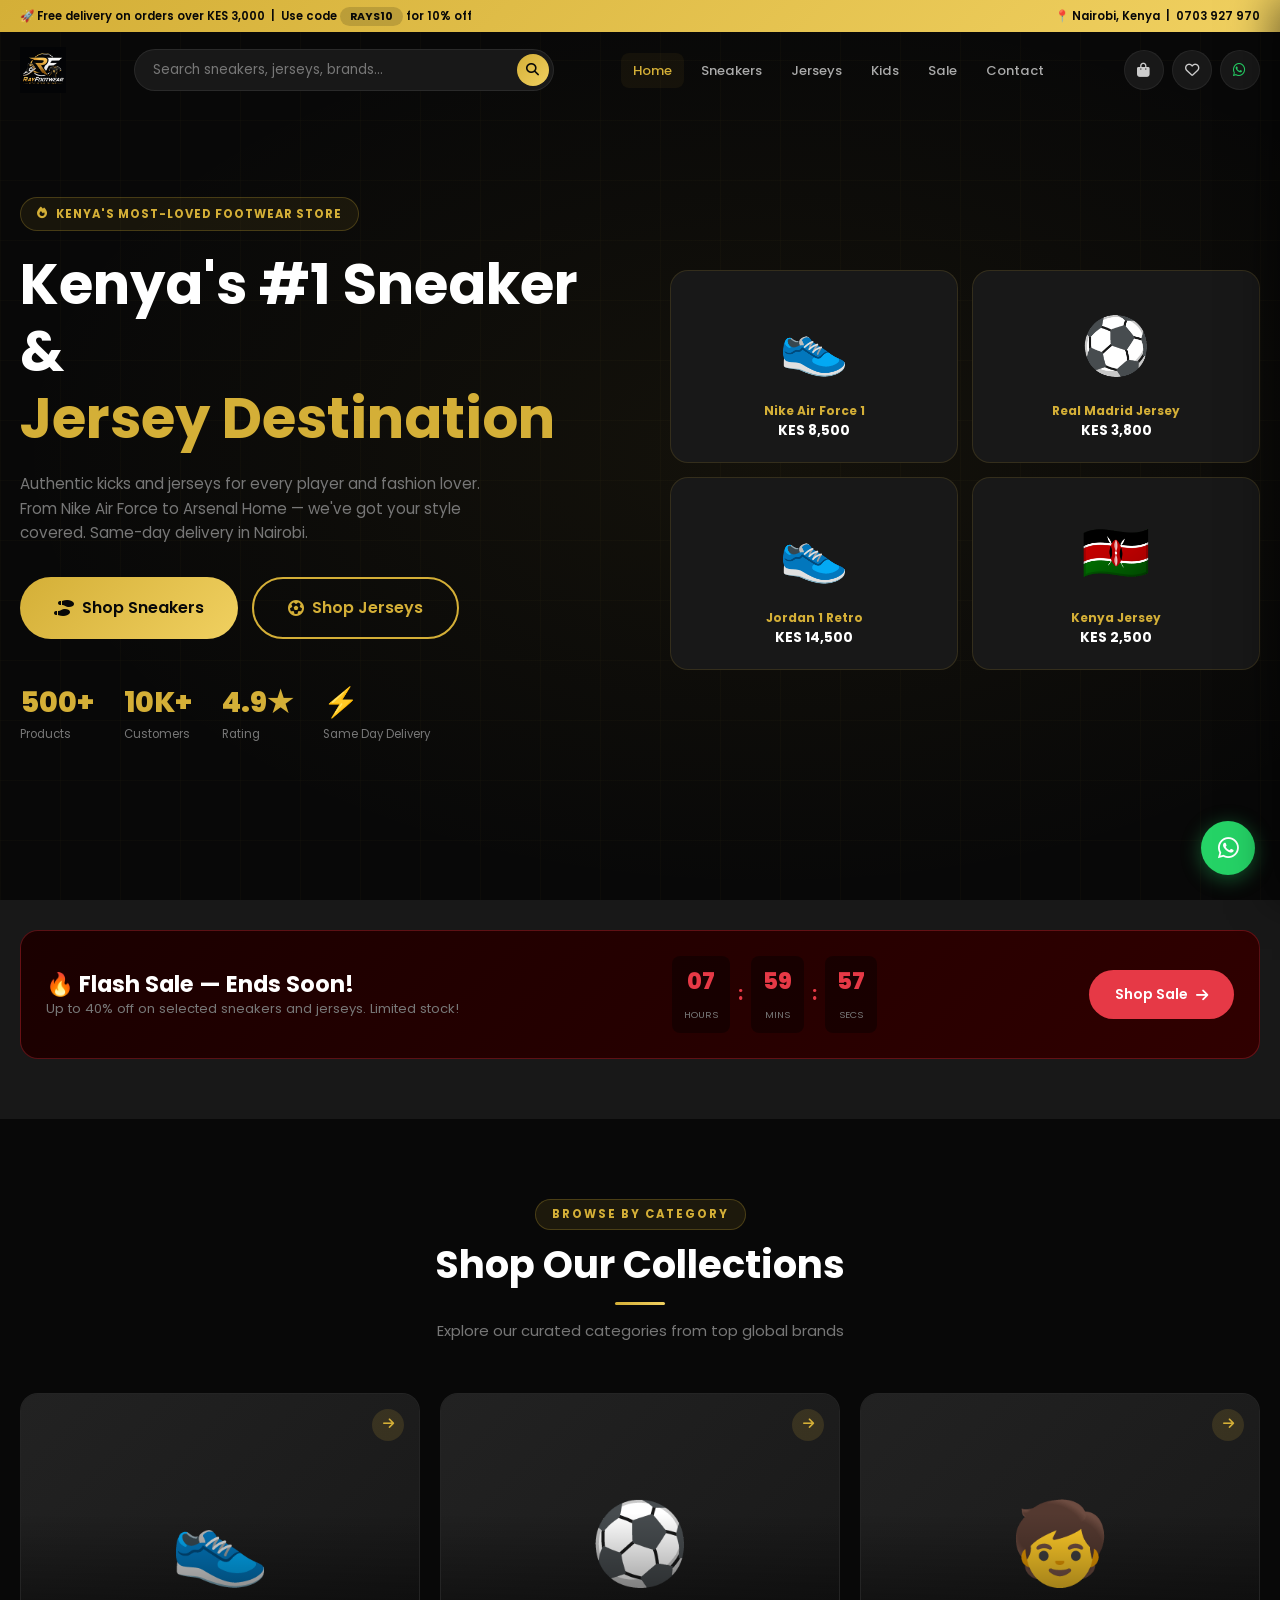
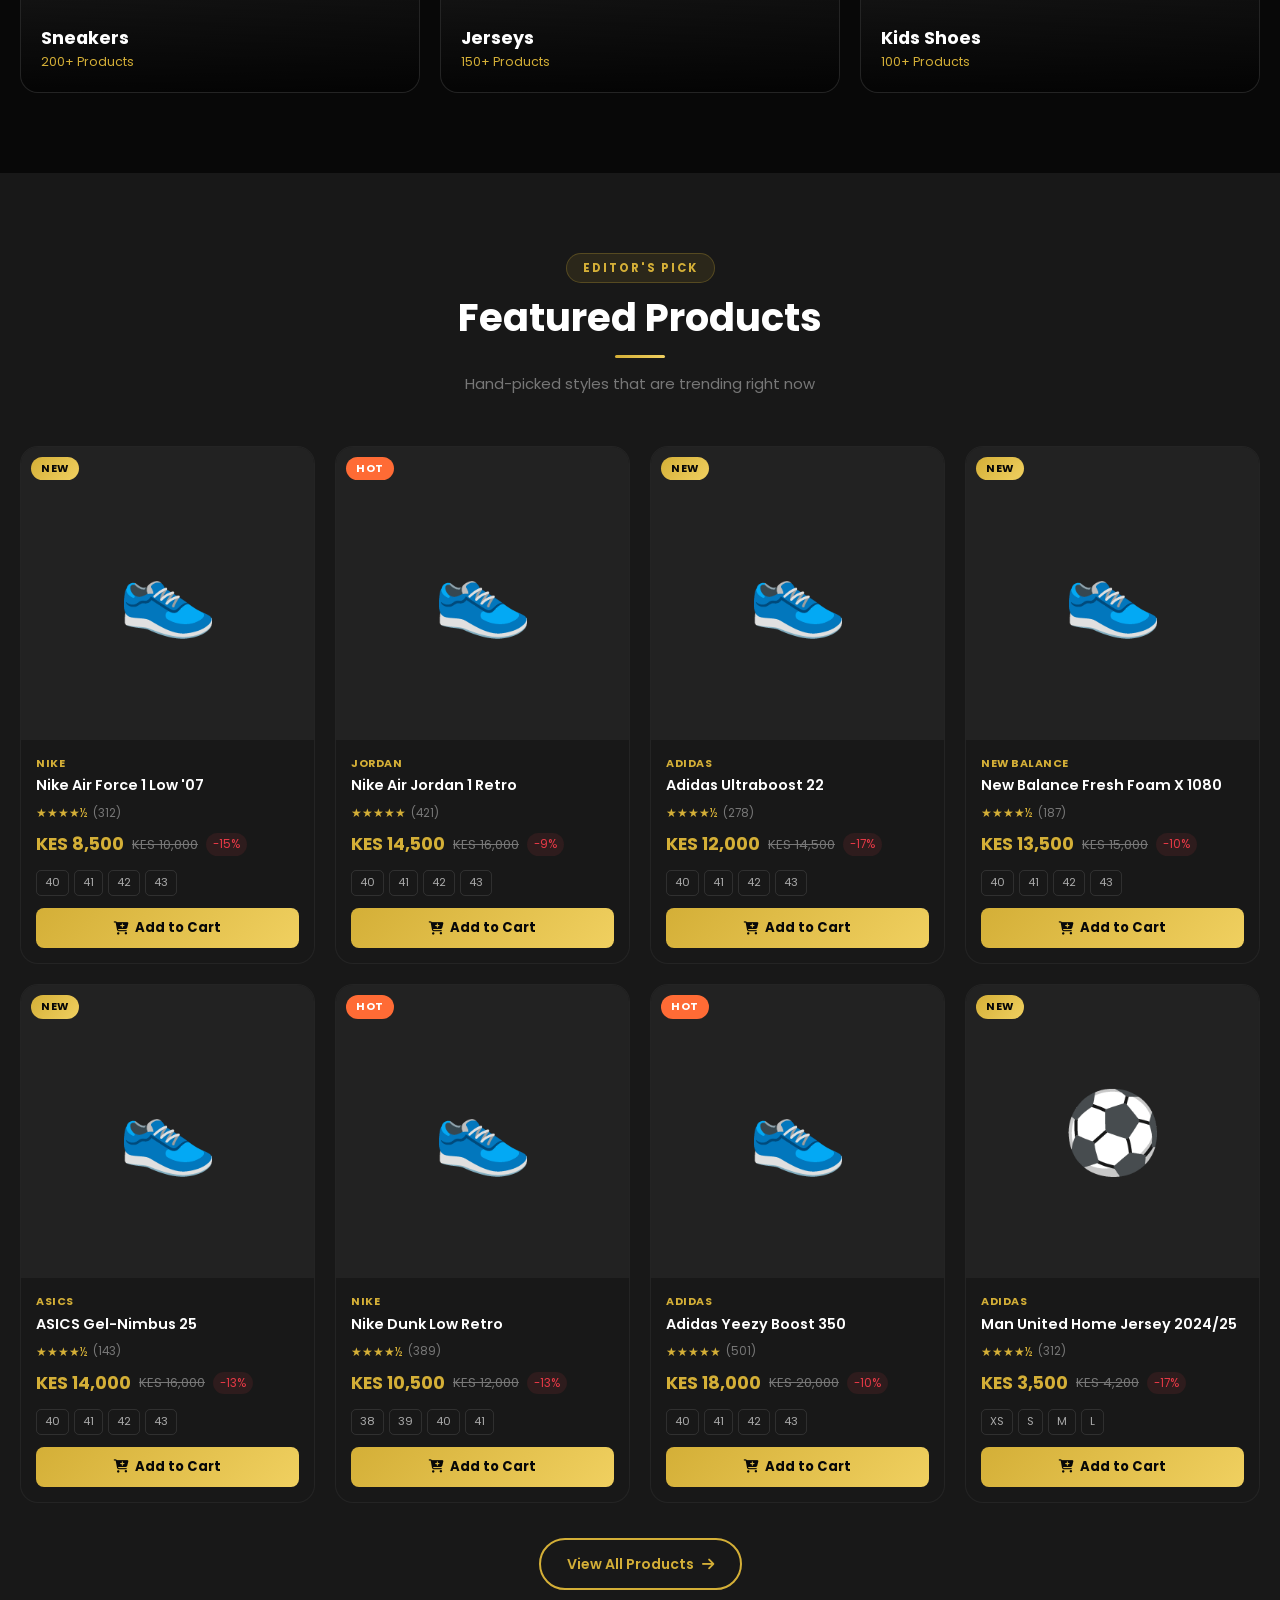
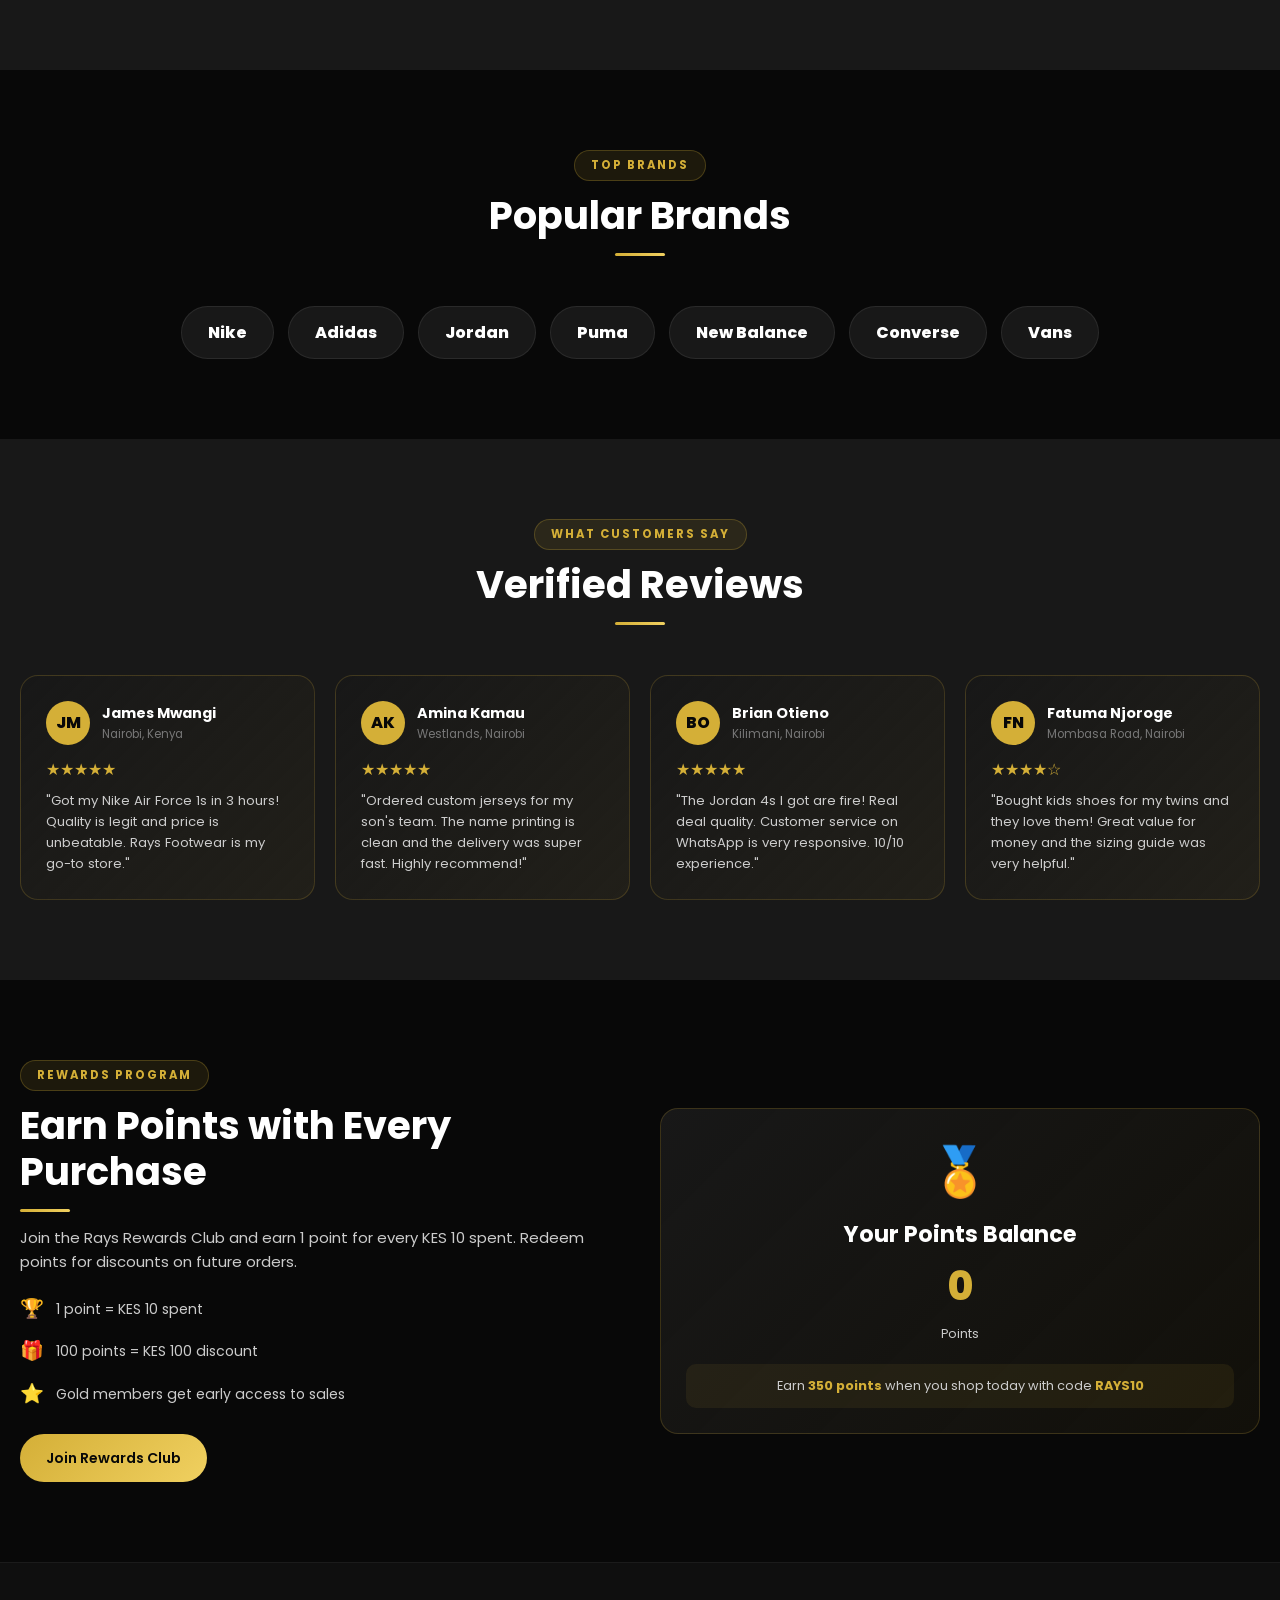
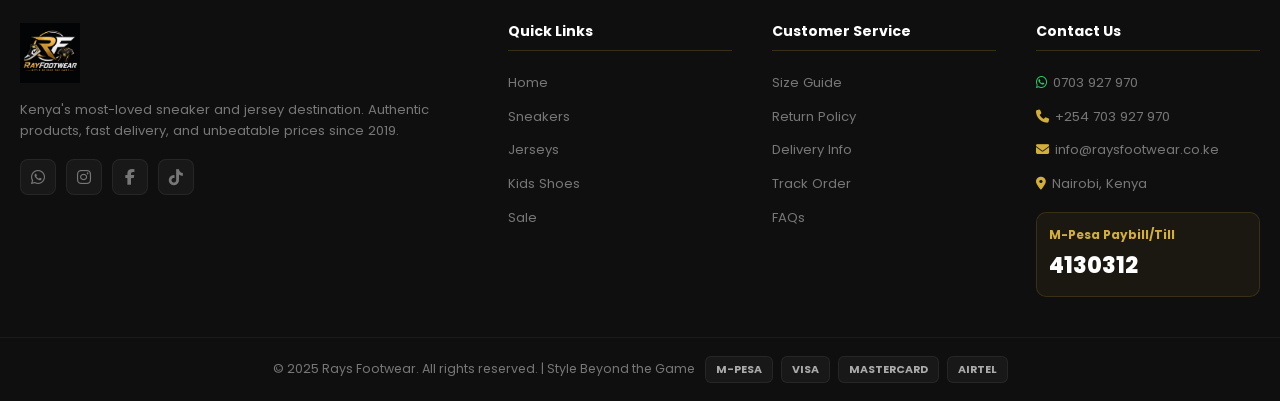
<file: rays/index.html>
<!DOCTYPE html>
<html lang="en">
<head>
  <meta charset="UTF-8"/>
  <meta name="viewport" content="width=device-width, initial-scale=1.0"/>
  <title>Rays Footwear — Style Beyond the Game</title>
  <meta name="description" content="Kenya's #1 Sneaker & Jersey Destination. Shop Nike, Adidas, Jordan and more. Fast delivery in Nairobi."/>
  <link rel="preconnect" href="https://fonts.googleapis.com"/>
  <link rel="preconnect" href="https://fonts.gstatic.com" crossorigin/>
  <link href="https://fonts.googleapis.com/css2?family=Poppins:wght@400;500;600;700;800;900&family=Bebas+Neue&display=swap" rel="stylesheet"/>
  <link rel="stylesheet" href="https://cdnjs.cloudflare.com/ajax/libs/font-awesome/6.5.0/css/all.min.css"/>
  <link rel="stylesheet" href="css/style.css"/>
</head>
<body>

<!-- NAVBAR -->
<nav class="navbar" id="navbar">
  <div class="nav-top">
    <p>🚀 Free delivery on orders over KES 3,000 &nbsp;|&nbsp; Use code <span class="promo-tag">RAYS10</span> for 10% off</p>
    <p style="color:var(--black)">📍 Nairobi, Kenya &nbsp;|&nbsp; 0703 927 970</p>
  </div>
  <div class="nav-main">
    <a href="index.html" class="nav-logo" style="gap:0">
      <img src="images/logo.png" alt="Rays Footwear" style="height:46px;width:auto;object-fit:contain;" onerror="this.style.display='none';this.nextElementSibling.style.display='flex'"/>
      <div style="display:none;align-items:center;gap:8px;">
        <div class="logo-mark">RF</div>
        <div><div class="logo-text">Rays <span>Footwear</span></div><div class="logo-sub">Style Beyond the Game</div></div>
      </div>
    </a>
    <div class="nav-search">
      <input type="text" id="navSearch" placeholder="Search sneakers, jerseys, brands..." autocomplete="off"
        onkeypress="if(event.key==='Enter'){doNavSearch()}"
        oninput="onNavSearchInput(this.value)"/>
      <button class="search-btn" onclick="doNavSearch()"><i class="fa fa-search"></i></button>
      <div class="search-results-dropdown" id="navSearchDropdown" style="display:none"></div>
    </div>
    <nav class="nav-menu" id="navMenu">
      <a href="index.html" data-key="home" class="active">Home</a>
      <a href="sneakers.html" data-key="sneakers">Sneakers</a>
      <a href="jerseys.html" data-key="jerseys">Jerseys</a>
      <a href="kids.html" data-key="kids">Kids</a>
      <a href="sneakers.html#sale" data-key="sale">Sale</a>
      <a href="#contact" data-key="contact">Contact</a>
    </nav>
    <div class="nav-actions">
      <button class="nav-icon-btn" onclick="openCart()" title="Cart">
        <i class="fa fa-shopping-bag"></i>
        <span class="badge-count cart-badge" style="display:none">0</span>
      </button>
      <button class="nav-icon-btn" title="Wishlist">
        <i class="far fa-heart"></i>
      </button>
      <a href="https://wa.me/254703927970" target="_blank" class="nav-icon-btn" title="WhatsApp" style="color:#25d366">
        <i class="fab fa-whatsapp"></i>
      </a>
    </div>
    <button class="nav-toggle" id="navToggle" aria-label="Menu">
      <span></span><span></span><span></span>
    </button>
  </div>
</nav>

<!-- HERO -->
<section class="hero">
  <div class="hero-bg"></div>
  <div class="hero-grid-lines"></div>
  <div class="hero-content">
    <div class="hero-left">
      <div class="hero-tag"><i class="fa fa-fire" style="color:var(--gold)"></i> Kenya's Most-Loved Footwear Store</div>
      <h1 class="hero-title">
        <span class="line1">Kenya's #1 Sneaker &</span><br>
        <span class="line2">Jersey Destination</span>
      </h1>
      <p class="hero-desc">Authentic kicks and jerseys for every player and fashion lover. From Nike Air Force to Arsenal Home — we've got your style covered. Same-day delivery in Nairobi.</p>
      <div class="hero-btns">
        <a href="sneakers.html" class="btn btn-gold btn-lg"><i class="fa fa-shoe-prints"></i> Shop Sneakers</a>
        <a href="jerseys.html" class="btn btn-outline btn-lg"><i class="fa fa-futbol"></i> Shop Jerseys</a>
      </div>
      <div class="hero-stats">
        <div class="hero-stat"><div class="num">500+</div><div class="lbl">Products</div></div>
        <div class="hero-stat"><div class="num">10K+</div><div class="lbl">Customers</div></div>
        <div class="hero-stat"><div class="num">4.9★</div><div class="lbl">Rating</div></div>
        <div class="hero-stat"><div class="num">⚡</div><div class="lbl">Same Day Delivery</div></div>
      </div>
    </div>
    <div class="hero-visual">
      <div class="hero-cards-grid">
        <div class="hero-card-float">
          <div style="font-size:3.5rem;text-align:center;padding:10px">👟</div>
          <div style="text-align:center;font-size:0.75rem;color:var(--gold);font-weight:700">Nike Air Force 1</div>
          <div style="text-align:center;font-size:0.85rem;font-weight:700;color:var(--white)">KES 8,500</div>
        </div>
        <div class="hero-card-float">
          <div style="font-size:3.5rem;text-align:center;padding:10px">⚽</div>
          <div style="text-align:center;font-size:0.75rem;color:var(--gold);font-weight:700">Real Madrid Jersey</div>
          <div style="text-align:center;font-size:0.85rem;font-weight:700;color:var(--white)">KES 3,800</div>
        </div>
        <div class="hero-card-float">
          <div style="font-size:3.5rem;text-align:center;padding:10px">👟</div>
          <div style="text-align:center;font-size:0.75rem;color:var(--gold);font-weight:700">Jordan 1 Retro</div>
          <div style="text-align:center;font-size:0.85rem;font-weight:700;color:var(--white)">KES 14,500</div>
        </div>
        <div class="hero-card-float">
          <div style="font-size:3.5rem;text-align:center;padding:10px">🇰🇪</div>
          <div style="text-align:center;font-size:0.75rem;color:var(--gold);font-weight:700">Kenya Jersey</div>
          <div style="text-align:center;font-size:0.85rem;font-weight:700;color:var(--white)">KES 2,500</div>
        </div>
      </div>
    </div>
  </div>
</section>

<!-- FLASH SALE -->
<section style="background:var(--dark2);padding:30px 0">
  <div class="container">
    <div class="flash-banner" id="flashTimer">
      <div class="flash-info">
        <h3>🔥 Flash Sale — Ends Soon!</h3>
        <p>Up to 40% off on selected sneakers and jerseys. Limited stock!</p>
      </div>
      <div class="flash-timer">
        <div class="flash-time-box"><span class="num">08</span><span class="lbl">Hours</span></div>
        <span class="flash-sep">:</span>
        <div class="flash-time-box"><span class="num">00</span><span class="lbl">Mins</span></div>
        <span class="flash-sep">:</span>
        <div class="flash-time-box"><span class="num">00</span><span class="lbl">Secs</span></div>
      </div>
      <a href="sneakers.html" class="btn btn-red">Shop Sale <i class="fa fa-arrow-right"></i></a>
    </div>
  </div>
</section>

<!-- CATEGORIES -->
<section class="sec">
  <div class="container">
    <div class="sec-title">
      <span class="tag">Browse by Category</span>
      <h2>Shop Our Collections</h2>
      <div class="divider"></div>
      <p>Explore our curated categories from top global brands</p>
    </div>
    <div class="categories-grid">
      <a href="sneakers.html" class="cat-card">
        <div class="cat-bg">👟</div>
        <div class="cat-overlay"></div>
        <div class="cat-info">
          <div class="cat-name">Sneakers</div>
          <div class="cat-count">200+ Products</div>
        </div>
        <div class="cat-arrow"><i class="fa fa-arrow-right"></i></div>
      </a>
      <a href="jerseys.html" class="cat-card">
        <div class="cat-bg">⚽</div>
        <div class="cat-overlay"></div>
        <div class="cat-info">
          <div class="cat-name">Jerseys</div>
          <div class="cat-count">150+ Products</div>
        </div>
        <div class="cat-arrow"><i class="fa fa-arrow-right"></i></div>
      </a>
      <a href="kids.html" class="cat-card">
        <div class="cat-bg">🧒</div>
        <div class="cat-overlay"></div>
        <div class="cat-info">
          <div class="cat-name">Kids Shoes</div>
          <div class="cat-count">100+ Products</div>
        </div>
        <div class="cat-arrow"><i class="fa fa-arrow-right"></i></div>
      </a>
    </div>
  </div>
</section>

<!-- FEATURED PRODUCTS -->
<section class="sec" style="background:var(--dark2)">
  <div class="container">
    <div class="sec-title">
      <span class="tag">Editor's Pick</span>
      <h2>Featured Products</h2>
      <div class="divider"></div>
      <p>Hand-picked styles that are trending right now</p>
    </div>
    <div class="products-grid" id="featuredGrid"></div>
    <div style="text-align:center;margin-top:35px">
      <a href="sneakers.html" class="btn btn-outline">View All Products <i class="fa fa-arrow-right"></i></a>
    </div>
  </div>
</section>

<!-- POPULAR BRANDS -->
<section class="sec">
  <div class="container">
    <div class="sec-title">
      <span class="tag">Top Brands</span>
      <h2>Popular Brands</h2>
      <div class="divider"></div>
    </div>
    <div style="display:flex;flex-wrap:wrap;justify-content:center;gap:14px">
      <a href="sneakers.html" class="btn btn-dark" style="font-size:1rem;font-weight:800">Nike</a>
      <a href="sneakers.html" class="btn btn-dark" style="font-size:1rem;font-weight:800">Adidas</a>
      <a href="sneakers.html" class="btn btn-dark" style="font-size:1rem;font-weight:800">Jordan</a>
      <a href="sneakers.html" class="btn btn-dark" style="font-size:1rem;font-weight:800">Puma</a>
      <a href="sneakers.html" class="btn btn-dark" style="font-size:1rem;font-weight:800">New Balance</a>
      <a href="sneakers.html" class="btn btn-dark" style="font-size:1rem;font-weight:800">Converse</a>
      <a href="sneakers.html" class="btn btn-dark" style="font-size:1rem;font-weight:800">Vans</a>
    </div>
  </div>
</section>

<!-- CUSTOMER REVIEWS -->
<section class="sec" style="background:var(--dark2)">
  <div class="container">
    <div class="sec-title">
      <span class="tag">What Customers Say</span>
      <h2>Verified Reviews</h2>
      <div class="divider"></div>
    </div>
    <div style="display:grid;grid-template-columns:repeat(auto-fill,minmax(260px,1fr));gap:20px">
      <div class="loyalty-card">
        <div style="display:flex;align-items:center;gap:12px;margin-bottom:12px">
          <div style="width:44px;height:44px;border-radius:50%;background:var(--gold);display:flex;align-items:center;justify-content:center;font-weight:800;color:var(--black)">JM</div>
          <div><div style="color:var(--white);font-weight:700;font-size:0.9rem">James Mwangi</div><div style="color:var(--gray);font-size:0.72rem">Nairobi, Kenya</div></div>
        </div>
        <div style="color:var(--gold);margin-bottom:8px">★★★★★</div>
        <p style="font-size:0.82rem;color:var(--gray3)">"Got my Nike Air Force 1s in 3 hours! Quality is legit and price is unbeatable. Rays Footwear is my go-to store."</p>
      </div>
      <div class="loyalty-card">
        <div style="display:flex;align-items:center;gap:12px;margin-bottom:12px">
          <div style="width:44px;height:44px;border-radius:50%;background:var(--gold);display:flex;align-items:center;justify-content:center;font-weight:800;color:var(--black)">AK</div>
          <div><div style="color:var(--white);font-weight:700;font-size:0.9rem">Amina Kamau</div><div style="color:var(--gray);font-size:0.72rem">Westlands, Nairobi</div></div>
        </div>
        <div style="color:var(--gold);margin-bottom:8px">★★★★★</div>
        <p style="font-size:0.82rem;color:var(--gray3)">"Ordered custom jerseys for my son's team. The name printing is clean and the delivery was super fast. Highly recommend!"</p>
      </div>
      <div class="loyalty-card">
        <div style="display:flex;align-items:center;gap:12px;margin-bottom:12px">
          <div style="width:44px;height:44px;border-radius:50%;background:var(--gold);display:flex;align-items:center;justify-content:center;font-weight:800;color:var(--black)">BO</div>
          <div><div style="color:var(--white);font-weight:700;font-size:0.9rem">Brian Otieno</div><div style="color:var(--gray);font-size:0.72rem">Kilimani, Nairobi</div></div>
        </div>
        <div style="color:var(--gold);margin-bottom:8px">★★★★★</div>
        <p style="font-size:0.82rem;color:var(--gray3)">"The Jordan 4s I got are fire! Real deal quality. Customer service on WhatsApp is very responsive. 10/10 experience."</p>
      </div>
      <div class="loyalty-card">
        <div style="display:flex;align-items:center;gap:12px;margin-bottom:12px">
          <div style="width:44px;height:44px;border-radius:50%;background:var(--gold);display:flex;align-items:center;justify-content:center;font-weight:800;color:var(--black)">FN</div>
          <div><div style="color:var(--white);font-weight:700;font-size:0.9rem">Fatuma Njoroge</div><div style="color:var(--gray);font-size:0.72rem">Mombasa Road, Nairobi</div></div>
        </div>
        <div style="color:var(--gold);margin-bottom:8px">★★★★☆</div>
        <p style="font-size:0.82rem;color:var(--gray3)">"Bought kids shoes for my twins and they love them! Great value for money and the sizing guide was very helpful."</p>
      </div>
    </div>
  </div>
</section>

<!-- LOYALTY PROGRAM -->
<section class="sec">
  <div class="container">
    <div style="display:grid;grid-template-columns:1fr 1fr;gap:40px;align-items:center">
      <div>
        <span class="tag" style="display:inline-block;background:rgba(212,175,55,0.1);color:var(--gold);font-size:0.72rem;font-weight:700;text-transform:uppercase;letter-spacing:2px;padding:5px 16px;border-radius:50px;border:1px solid rgba(212,175,55,0.25);margin-bottom:12px">Rewards Program</span>
        <h2>Earn Points with Every Purchase</h2>
        <div class="divider" style="margin:14px 0"></div>
        <p style="margin-bottom:20px">Join the Rays Rewards Club and earn 1 point for every KES 10 spent. Redeem points for discounts on future orders.</p>
        <div style="display:flex;flex-direction:column;gap:12px">
          <div style="display:flex;align-items:center;gap:12px"><span style="color:var(--gold);font-size:1.2rem">🏆</span><span style="color:var(--gray3);font-size:0.88rem">1 point = KES 10 spent</span></div>
          <div style="display:flex;align-items:center;gap:12px"><span style="color:var(--gold);font-size:1.2rem">🎁</span><span style="color:var(--gray3);font-size:0.88rem">100 points = KES 100 discount</span></div>
          <div style="display:flex;align-items:center;gap:12px"><span style="color:var(--gold);font-size:1.2rem">⭐</span><span style="color:var(--gray3);font-size:0.88rem">Gold members get early access to sales</span></div>
        </div>
        <a href="https://wa.me/254703927970?text=I want to join Rays Rewards" class="btn btn-gold" style="margin-top:24px">Join Rewards Club</a>
      </div>
      <div class="loyalty-card" style="text-align:center">
        <div style="font-size:3rem;margin-bottom:10px">🏅</div>
        <h3 style="color:var(--white);margin-bottom:6px">Your Points Balance</h3>
        <div class="points-display" id="pointsDisplay">0</div>
        <p style="margin-top:6px;font-size:0.78rem">Points</p>
        <div style="margin-top:20px;padding:12px;background:rgba(212,175,55,0.08);border-radius:10px;font-size:0.8rem;color:var(--gray3)">
          Earn <strong style="color:var(--gold)">350 points</strong> when you shop today with code <strong style="color:var(--gold)">RAYS10</strong>
        </div>
      </div>
    </div>
  </div>
</section>

<!-- FOOTER -->
<footer id="contact">
  <div class="footer-top">
    <div class="container">
      <div class="footer-grid">
        <div class="footer-col footer-brand">
          <div style="margin-bottom:16px">
            <img src="images/logo.png" alt="Rays Footwear — Style Beyond the Game" style="height:60px;width:auto;object-fit:contain;" onerror="this.style.display='none'"/>
          </div>
          <p>Kenya's most-loved sneaker and jersey destination. Authentic products, fast delivery, and unbeatable prices since 2019.</p>
          <div class="social-row" style="margin-top:16px">
            <a href="https://wa.me/254703927970" class="social-btn"><i class="fab fa-whatsapp"></i></a>
            <a href="#" class="social-btn"><i class="fab fa-instagram"></i></a>
            <a href="#" class="social-btn"><i class="fab fa-facebook-f"></i></a>
            <a href="#" class="social-btn"><i class="fab fa-tiktok"></i></a>
          </div>
        </div>
        <div class="footer-col">
          <h4>Quick Links</h4>
          <ul>
            <li><a href="index.html">Home</a></li>
            <li><a href="sneakers.html">Sneakers</a></li>
            <li><a href="jerseys.html">Jerseys</a></li>
            <li><a href="kids.html">Kids Shoes</a></li>
            <li><a href="sneakers.html">Sale</a></li>
          </ul>
        </div>
        <div class="footer-col">
          <h4>Customer Service</h4>
          <ul>
            <li><a href="#">Size Guide</a></li>
            <li><a href="#">Return Policy</a></li>
            <li><a href="#">Delivery Info</a></li>
            <li><a href="#">Track Order</a></li>
            <li><a href="#">FAQs</a></li>
          </ul>
        </div>
        <div class="footer-col">
          <h4>Contact Us</h4>
          <ul>
            <li><a href="https://wa.me/254703927970"><i class="fab fa-whatsapp" style="color:#25d366;margin-right:6px"></i>0703 927 970</a></li>
            <li><a href="tel:+254703927970"><i class="fa fa-phone" style="color:var(--gold);margin-right:6px"></i>+254 703 927 970</a></li>
            <li><a href="mailto:info@raysfootwear.co.ke"><i class="fa fa-envelope" style="color:var(--gold);margin-right:6px"></i>info@raysfootwear.co.ke</a></li>
            <li><a href="#"><i class="fa fa-map-marker-alt" style="color:var(--gold);margin-right:6px"></i>Nairobi, Kenya</a></li>
          </ul>
          <div style="margin-top:16px;padding:12px;background:rgba(212,175,55,0.06);border:1px solid rgba(212,175,55,0.15);border-radius:10px">
            <div style="font-size:0.75rem;color:var(--gold);font-weight:700;margin-bottom:4px">M-Pesa Paybill/Till</div>
            <div style="font-size:1.4rem;font-weight:800;color:var(--white)">4130312</div>
          </div>
        </div>
      </div>
    </div>
  </div>
  <div class="footer-bottom">
    <div class="container" style="display:flex;justify-content:space-between;align-items:center;flex-wrap:wrap;gap:10px">
      <p>© 2025 Rays Footwear. All rights reserved. | Style Beyond the Game</p>
      <div class="payment-icons">
        <span class="pay-icon">M-PESA</span>
        <span class="pay-icon">VISA</span>
        <span class="pay-icon">MASTERCARD</span>
        <span class="pay-icon">AIRTEL</span>
      </div>
    </div>
  </div>
</footer>

<!-- WHATSAPP FLOAT -->
<a href="https://wa.me/254703927970?text=Hi%20Rays%20Footwear!%20I%20want%20to%20place%20an%20order." target="_blank" class="wa-float"><i class="fa-brands fa-whatsapp"></i></a>

<!-- TOAST -->
<div class="toast" id="toast"><div class="toast-icon" id="toastIcon"></div><div class="toast-text"><div class="title" id="toastTitle"></div><div class="msg" id="toastMsg"></div></div></div>

<!-- CART DRAWER -->
<div class="cart-overlay" id="cartOverlay" onclick="closeCart()"></div>
<div class="cart-drawer" id="cartDrawer">
  <div class="cart-header">
    <h3>🛒 Your Cart <span id="cartCountHeader"></span></h3>
    <button class="cart-close" id="closeCart" onclick="closeCart()"><i class="fa fa-times"></i></button>
  </div>
  <div class="cart-items" id="cartItems"></div>
  <div class="cart-footer">
    <div class="cart-summary">
      <div class="cart-row"><span>Subtotal</span><span id="cartSubtotal">KES 0</span></div>
      <div class="cart-row"><span>Delivery</span><span id="cartDelivery">KES 200</span></div>
      <div class="cart-row total"><span>Total</span><span class="amount" id="cartTotal">KES 0</span></div>
    </div>
    <a href="checkout.html" class="btn btn-gold" style="width:100%;justify-content:center">Checkout <i class="fa fa-arrow-right"></i></a>
    <button onclick="closeCart()" class="btn btn-dark" style="width:100%;justify-content:center;margin-top:8px">Continue Shopping</button>
  </div>
</div>

<script src="js/store.js"></script>
<script>
  document.addEventListener('DOMContentLoaded', () => {
    const featured = PRODUCTS.filter(p => p.badge === 'hot' || p.badge === 'new').slice(0, 8);
    renderProducts(featured, 'featuredGrid');
    updatePointsDisplay();
    initSearch('navSearch', 'navSearchDropdown');
  });

  function onNavSearchInput(val) {
    const results = searchProducts(val);
    renderSearchDropdown(results, 'navSearchDropdown');
  }

  function doNavSearch() {
    const val = document.getElementById('navSearch').value.trim();
    if (!val) return;
    // Redirect to sneakers page with search query in URL
    window.location.href = 'sneakers.html?q=' + encodeURIComponent(val);
  }
</script>
</body>
</html>
</file>
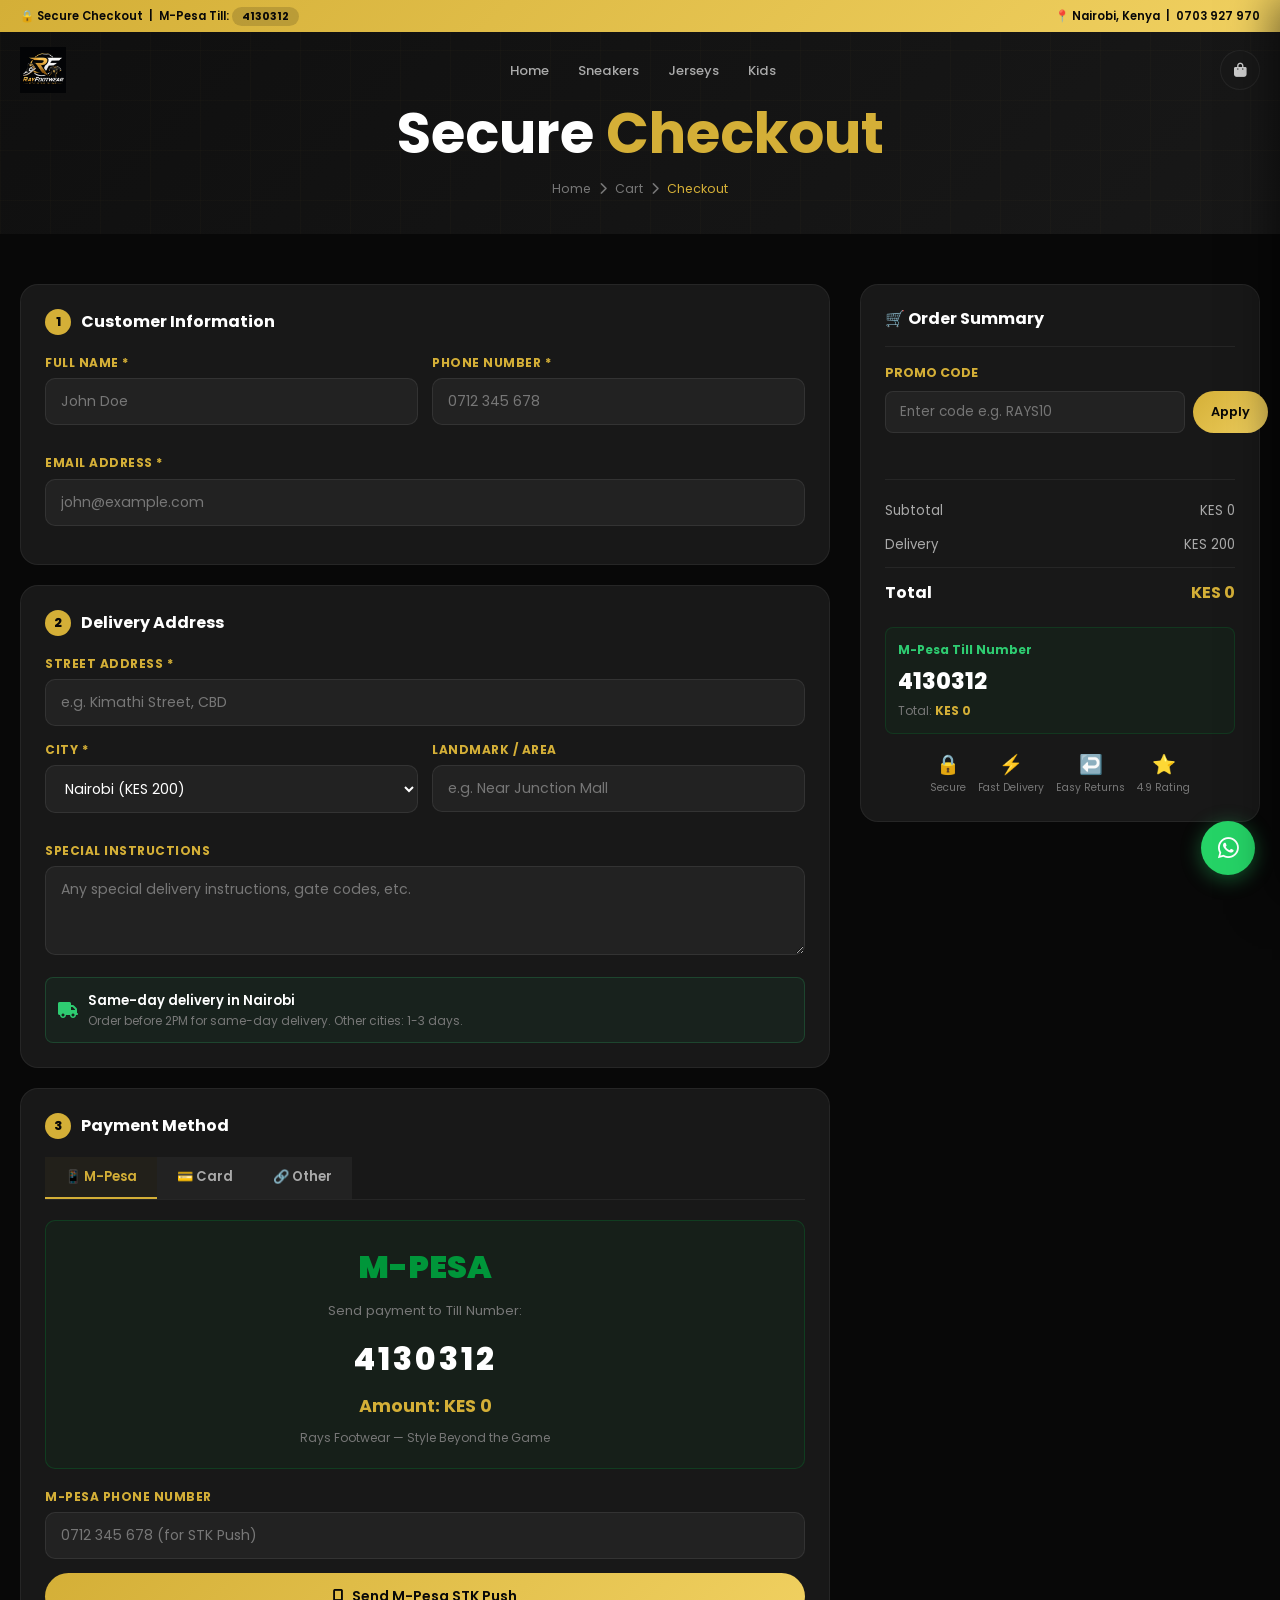
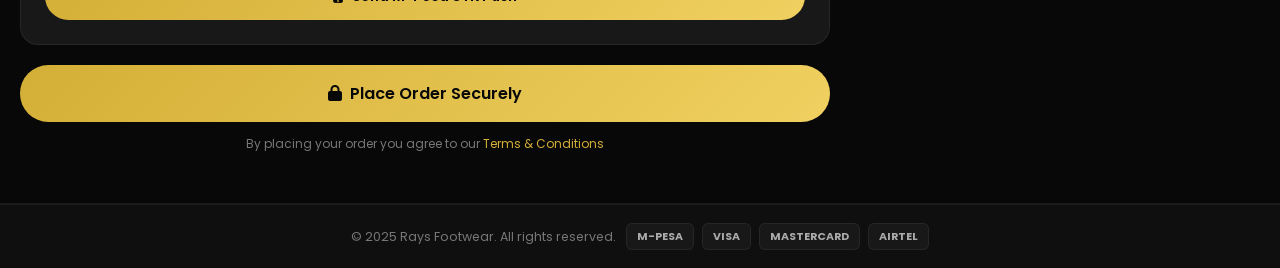
<file: rays/checkout.html>
﻿<!DOCTYPE html>
<html lang="en">
<head>
  <meta charset="UTF-8"/>
  <meta name="viewport" content="width=device-width, initial-scale=1.0"/>
  <title>Checkout — Rays Footwear</title>
  <link rel="preconnect" href="https://fonts.googleapis.com"/>
  <link rel="preconnect" href="https://fonts.gstatic.com" crossorigin/>
  <link href="https://fonts.googleapis.com/css2?family=Poppins:wght@400;500;600;700;800;900&family=Bebas+Neue&display=swap" rel="stylesheet"/>
  <link rel="stylesheet" href="https://cdnjs.cloudflare.com/ajax/libs/font-awesome/6.5.0/css/all.min.css"/>
  <link rel="stylesheet" href="css/style.css"/>
  <style>
    .checkout-grid{display:grid;grid-template-columns:1fr 400px;gap:30px;align-items:start;}
    @media(max-width:900px){.checkout-grid{grid-template-columns:1fr;}}
    .co-card{background:var(--dark2);border:1px solid rgba(255,255,255,0.06);border-radius:var(--radius2);padding:24px;margin-bottom:20px;}
    .co-title{color:var(--white);font-size:1rem;font-weight:700;margin-bottom:18px;display:flex;align-items:center;gap:10px;}
    .co-title .num{width:26px;height:26px;background:var(--gold);color:var(--black);border-radius:50%;display:flex;align-items:center;justify-content:center;font-size:0.78rem;font-weight:800;}
    .form-row{display:grid;grid-template-columns:1fr 1fr;gap:14px;margin-bottom:14px;}
    @media(max-width:600px){.form-row{grid-template-columns:1fr;}}
    .form-group{margin-bottom:14px;}
    .form-group label{display:block;color:var(--gold);font-size:0.75rem;font-weight:700;text-transform:uppercase;letter-spacing:0.5px;margin-bottom:6px;}
    .form-group input,.form-group select,.form-group textarea{width:100%;background:var(--dark3);border:1px solid rgba(255,255,255,0.08);border-radius:var(--radius);padding:12px 15px;color:var(--white);font-size:0.88rem;font-family:var(--font);transition:var(--transition);}
    .form-group input:focus,.form-group select:focus,.form-group textarea:focus{border-color:var(--gold);}
    .form-group input::placeholder,.form-group textarea::placeholder{color:var(--gray);}
    .pay-tab{padding:10px 20px;border:none;background:var(--dark3);color:var(--gray2);font-family:var(--font);font-size:0.82rem;font-weight:600;cursor:pointer;border-bottom:2px solid transparent;transition:var(--transition);}
    .pay-tab.active{color:var(--gold);border-bottom-color:var(--gold);background:rgba(212,175,55,0.05);}
    .pay-tabs{display:flex;border-bottom:1px solid rgba(255,255,255,0.06);margin-bottom:20px;}
    .order-summary-card{background:var(--dark2);border:1px solid rgba(255,255,255,0.06);border-radius:var(--radius2);padding:24px;position:sticky;top:90px;}
    .promo-row{display:flex;gap:8px;margin-bottom:14px;}
    .promo-row input{flex:1;background:var(--dark3);border:1px solid rgba(255,255,255,0.08);border-radius:8px;padding:10px 14px;color:var(--white);font-size:0.85rem;font-family:var(--font);}
    .promo-row input:focus{border-color:var(--gold);}
    .mpesa-box{background:rgba(0,150,58,0.06);border:1px solid rgba(0,150,58,0.25);border-radius:var(--radius);padding:20px;text-align:center;}
    .mpesa-logo{font-size:2rem;font-weight:900;color:#00963a;margin-bottom:8px;}
    .till-number{font-size:2rem;font-weight:800;color:var(--white);letter-spacing:3px;}
    .conf-box{text-align:center;padding:40px 20px;}
    .conf-icon{font-size:4rem;margin-bottom:16px;}
  </style>
</head>
<body>

<!-- NAVBAR -->
<nav class="navbar" id="navbar">
  <div class="nav-top">
    <p>🔒 Secure Checkout &nbsp;|&nbsp; M-Pesa Till: <span class="promo-tag">4130312</span></p>
    <p style="color:var(--black)">📍 Nairobi, Kenya &nbsp;|&nbsp; 0703 927 970</p>
  </div>
  <div class="nav-main">
    <a href="index.html" class="nav-logo" style="gap:0">
      <img src="images/logo.png" alt="Rays Footwear" style="height:46px;width:auto;object-fit:contain;" onerror="this.style.display='none';this.nextElementSibling.style.display='flex'"/>
      <div style="display:none;align-items:center;gap:8px;">
        <div class="logo-mark">RF</div>
        <div><div class="logo-text">Rays <span>Footwear</span></div><div class="logo-sub">Style Beyond the Game</div></div>
      </div>
    </a>
    <nav class="nav-menu" id="navMenu">
      <a href="index.html" data-key="home">Home</a>
      <a href="sneakers.html" data-key="sneakers">Sneakers</a>
      <a href="jerseys.html" data-key="jerseys">Jerseys</a>
      <a href="kids.html" data-key="kids">Kids</a>
    </nav>
    <div class="nav-actions">
      <button class="nav-icon-btn" data-open-cart title="Cart">
        <i class="fa fa-shopping-bag"></i>
        <span class="badge-count cart-badge" style="display:none">0</span>
      </button>
    </div>
    <button class="nav-toggle" id="navToggle" aria-label="Menu"><span></span><span></span><span></span></button>
  </div>
</nav>

<!-- PAGE HEADER -->
<div class="page-header" style="padding:100px 0 35px">
  <div class="container">
    <h1>Secure <span class="gold">Checkout</span></h1>
    <div class="breadcrumb">
      <a href="index.html">Home</a>
      <span class="sep"><i class="fa fa-chevron-right"></i></span>
      <a href="#">Cart</a>
      <span class="sep"><i class="fa fa-chevron-right"></i></span>
      <span class="cur">Checkout</span>
    </div>
  </div>
</div>

<section class="sec-sm">
  <div class="container">
    <!-- CHECKOUT FORM -->
    <div id="checkoutForm">
      <div class="checkout-grid">
        <!-- LEFT: FORM -->
        <div>
          <!-- Customer Info -->
          <div class="co-card">
            <div class="co-title"><span class="num">1</span> Customer Information</div>
            <div class="form-row">
              <div class="form-group">
                <label>Full Name *</label>
                <input type="text" id="custName" placeholder="John Doe"/>
              </div>
              <div class="form-group">
                <label>Phone Number *</label>
                <input type="tel" id="custPhone" placeholder="0712 345 678"/>
              </div>
            </div>
            <div class="form-group">
              <label>Email Address *</label>
              <input type="email" id="custEmail" placeholder="john@example.com"/>
            </div>
          </div>

          <!-- Delivery -->
          <div class="co-card">
            <div class="co-title"><span class="num">2</span> Delivery Address</div>
            <div class="form-group">
              <label>Street Address *</label>
              <input type="text" id="custAddress" placeholder="e.g. Kimathi Street, CBD"/>
            </div>
            <div class="form-row">
              <div class="form-group">
                <label>City *</label>
                <select id="deliveryCity">
                  <option value="nairobi">Nairobi (KES 200)</option>
                  <option value="mombasa">Mombasa (KES 350)</option>
                  <option value="kisumu">Kisumu (KES 350)</option>
                  <option value="nakuru">Nakuru (KES 350)</option>
                  <option value="eldoret">Eldoret (KES 350)</option>
                  <option value="other">Other (KES 350)</option>
                </select>
              </div>
              <div class="form-group">
                <label>Landmark / Area</label>
                <input type="text" placeholder="e.g. Near Junction Mall"/>
              </div>
            </div>
            <div class="form-group">
              <label>Special Instructions</label>
              <textarea id="custNotes" placeholder="Any special delivery instructions, gate codes, etc." rows="3" style="resize:vertical"></textarea>
            </div>
            <div style="display:flex;align-items:center;gap:10px;background:rgba(46,204,113,0.06);border:1px solid rgba(46,204,113,0.2);border-radius:8px;padding:12px">
              <i class="fa fa-truck" style="color:var(--green)"></i>
              <div>
                <div style="color:var(--white);font-size:0.82rem;font-weight:600">Same-day delivery in Nairobi</div>
                <div style="color:var(--gray);font-size:0.75rem">Order before 2PM for same-day delivery. Other cities: 1-3 days.</div>
              </div>
            </div>
          </div>

          <!-- Payment -->
          <div class="co-card">
            <div class="co-title"><span class="num">3</span> Payment Method</div>
            <div class="pay-tabs">
              <button class="pay-tab active" data-tab="mpesa" onclick="switchPayment('mpesa')">📱 M-Pesa</button>
              <button class="pay-tab" data-tab="card" onclick="switchPayment('card')">💳 Card</button>
              <button class="pay-tab" data-tab="other" onclick="switchPayment('other')">🔗 Other</button>
            </div>

            <!-- M-PESA -->
            <div id="pay-mpesa">
              <div class="mpesa-box">
                <div class="mpesa-logo">M-PESA</div>
                <p style="color:var(--gray);font-size:0.82rem;margin-bottom:12px">Send payment to Till Number:</p>
                <div class="till-number">4130312</div>
                <p style="color:var(--gold);font-weight:700;font-size:1.1rem;margin:8px 0">Amount: <span id="mpesaAmount">KES 0</span></p>
                <p style="color:var(--gray);font-size:0.75rem">Rays Footwear — Style Beyond the Game</p>
              </div>
              <div style="margin-top:18px">
                <div class="form-group">
                  <label>M-Pesa Phone Number</label>
                  <input type="tel" id="mpesaPhone" placeholder="0712 345 678 (for STK Push)"/>
                </div>
                <button id="mpesaBtn" onclick="initiateMpesa()" class="btn btn-gold" style="width:100%;justify-content:center">
                  <i class="fa fa-mobile-alt"></i> Send M-Pesa STK Push
                </button>
                <div id="mpesaInstructions" style="display:none;margin-top:14px;background:rgba(0,150,58,0.06);border:1px solid rgba(0,150,58,0.2);border-radius:8px;padding:14px">
                  <div style="color:var(--green);font-weight:700;margin-bottom:8px">📲 Steps to Complete Payment:</div>
                  <ol style="list-style:decimal;padding-left:20px;display:flex;flex-direction:column;gap:6px">
                    <li style="color:var(--gray3);font-size:0.82rem">Check your phone for the M-Pesa prompt</li>
                    <li style="color:var(--gray3);font-size:0.82rem">Enter your M-Pesa PIN</li>
                    <li style="color:var(--gray3);font-size:0.82rem">You'll receive a confirmation SMS</li>
                    <li style="color:var(--gray3);font-size:0.82rem">Share the M-Pesa code below when placing order</li>
                  </ol>
                </div>
              </div>
            </div>

            <!-- CARD -->
            <div id="pay-card" style="display:none">
              <div style="display:flex;gap:8px;margin-bottom:16px">
                <span class="pay-icon" style="font-size:0.8rem">VISA</span>
                <span class="pay-icon" style="font-size:0.8rem">MASTERCARD</span>
              </div>
              <div class="form-group">
                <label>Card Number</label>
                <input type="text" placeholder="1234 5678 9012 3456" maxlength="19"/>
              </div>
              <div class="form-row">
                <div class="form-group">
                  <label>Expiry Date</label>
                  <input type="text" placeholder="MM/YY" maxlength="5"/>
                </div>
                <div class="form-group">
                  <label>CVV</label>
                  <input type="text" placeholder="123" maxlength="4"/>
                </div>
              </div>
              <div class="form-group">
                <label>Name on Card</label>
                <input type="text" placeholder="JOHN DOE"/>
              </div>
              <div style="display:flex;align-items:center;gap:8px;color:var(--gray);font-size:0.75rem;margin-top:8px">
                <i class="fa fa-lock" style="color:var(--gold)"></i>
                Your card details are encrypted and secure
              </div>
            </div>

            <!-- OTHER -->
            <div id="pay-other" style="display:none">
              <div style="display:flex;flex-direction:column;gap:12px">
                <div style="background:var(--dark3);border:1px solid rgba(255,255,255,0.06);border-radius:10px;padding:16px">
                  <div style="color:var(--white);font-weight:700;font-size:0.88rem;margin-bottom:6px">📱 Airtel Money</div>
                  <p style="font-size:0.78rem;color:var(--gray)">Send to Till 4130312 via Airtel Money, then place your order below.</p>
                </div>
                <div style="background:var(--dark3);border:1px solid rgba(255,255,255,0.06);border-radius:10px;padding:16px">
                  <div style="color:var(--white);font-weight:700;font-size:0.88rem;margin-bottom:6px">🏦 Bank Transfer</div>
                  <p style="font-size:0.78rem;color:var(--gray)">Contact us on WhatsApp for bank transfer details.</p>
                </div>
                <a href="https://wa.me/254703927970?text=I want to place an order and pay via bank transfer" target="_blank" class="btn btn-dark" style="width:100%;justify-content:center">
                  <i class="fab fa-whatsapp" style="color:#25d366"></i> Order via WhatsApp
                </a>
              </div>
            </div>
          </div>

          <!-- Place Order Button -->
          <button onclick="placeOrder()" class="btn btn-gold btn-lg" style="width:100%;justify-content:center;font-size:1rem">
            <i class="fa fa-lock"></i> Place Order Securely
          </button>
          <p style="text-align:center;margin-top:12px;font-size:0.75rem;color:var(--gray)">
            By placing your order you agree to our <a href="#" style="color:var(--gold)">Terms & Conditions</a>
          </p>
        </div>

        <!-- RIGHT: ORDER SUMMARY -->
        <div>
          <div class="order-summary-card">
            <h3 style="color:var(--white);margin-bottom:18px;font-size:1rem">🛒 Order Summary</h3>
            <div id="orderItems"></div>
            <!-- Promo -->
            <div style="margin:16px 0;padding-top:16px;border-top:1px solid rgba(255,255,255,0.06)">
              <div style="color:var(--gold);font-size:0.78rem;font-weight:700;margin-bottom:8px">PROMO CODE</div>
              <div class="promo-row">
                <input type="text" id="promoInput" placeholder="Enter code e.g. RAYS10"/>
                <button onclick="applyPromo()" class="btn btn-gold btn-sm">Apply</button>
              </div>
              <div id="promoMsg" style="font-size:0.75rem;min-height:16px"></div>
            </div>
            <!-- Totals -->
            <div style="border-top:1px solid rgba(255,255,255,0.06);padding-top:14px">
              <div style="display:flex;justify-content:space-between;padding:6px 0;font-size:0.83rem;color:var(--gray2)">
                <span>Subtotal</span><span id="summarySubtotal">KES 0</span>
              </div>
              <div style="display:flex;justify-content:space-between;padding:6px 0;font-size:0.83rem;color:var(--gray2)">
                <span>Delivery</span><span id="summaryDelivery">KES 200</span>
              </div>
              <div id="discountRow" style="display:none;justify-content:space-between;padding:6px 0;font-size:0.83rem;color:var(--green)">
                <span>Discount</span><span id="summaryDiscount">-KES 0</span>
              </div>
              <div style="display:flex;justify-content:space-between;padding:12px 0 6px;font-size:1rem;font-weight:700;color:var(--white);border-top:1px solid rgba(255,255,255,0.06);margin-top:6px">
                <span>Total</span><span style="color:var(--gold)" id="summaryTotal">KES 0</span>
              </div>
            </div>
            <!-- Payment info -->
            <div style="margin-top:16px;background:rgba(0,150,58,0.06);border:1px solid rgba(0,150,58,0.2);border-radius:8px;padding:12px">
              <div style="font-size:0.75rem;color:var(--green);font-weight:700;margin-bottom:4px">M-Pesa Till Number</div>
              <div style="font-size:1.4rem;font-weight:800;color:var(--white)">4130312</div>
              <div style="font-size:0.75rem;color:var(--gray);margin-top:2px">Total: <span id="mpesaAmountConfirm" style="color:var(--gold);font-weight:700">KES 0</span></div>
            </div>
            <!-- Trust badges -->
            <div style="display:flex;justify-content:center;gap:12px;margin-top:16px;flex-wrap:wrap">
              <div style="text-align:center"><div style="font-size:1.2rem">🔒</div><div style="font-size:0.65rem;color:var(--gray)">Secure</div></div>
              <div style="text-align:center"><div style="font-size:1.2rem">⚡</div><div style="font-size:0.65rem;color:var(--gray)">Fast Delivery</div></div>
              <div style="text-align:center"><div style="font-size:1.2rem">↩️</div><div style="font-size:0.65rem;color:var(--gray)">Easy Returns</div></div>
              <div style="text-align:center"><div style="font-size:1.2rem">⭐</div><div style="font-size:0.65rem;color:var(--gray)">4.9 Rating</div></div>
            </div>
          </div>
        </div>
      </div>
    </div>

    <!-- ORDER CONFIRMATION (hidden until order placed) -->
    <div id="orderConfirmation" style="display:none;max-width:600px;margin:0 auto">
      <div class="co-card" style="text-align:center;padding:50px 30px">
        <div class="conf-icon">🎉</div>
        <h2 style="color:var(--gold);margin-bottom:10px">Order Confirmed!</h2>
        <p style="color:var(--gray3);margin-bottom:24px">Thank you for shopping with Rays Footwear. Your order has been received and we'll contact you shortly.</p>
        <div style="background:var(--dark3);border-radius:10px;padding:16px;margin-bottom:24px">
          <div style="color:var(--gray);font-size:0.78rem;margin-bottom:4px">Order ID</div>
          <div style="color:var(--white);font-weight:800;font-size:1.2rem" id="confirmOrderId"></div>
          <div style="color:var(--gold);font-weight:700;margin-top:8px" id="confirmTotal"></div>
        </div>
        <div style="display:flex;flex-direction:column;gap:10px">
          <a id="confirmWaBtn" href="#" target="_blank" class="btn btn-gold" style="justify-content:center;width:100%">
            <i class="fab fa-whatsapp"></i> Confirm Order on WhatsApp
          </a>
          <a href="index.html" class="btn btn-dark" style="justify-content:center;width:100%">
            <i class="fa fa-home"></i> Continue Shopping
          </a>
        </div>
        <div style="margin-top:24px;padding:14px;background:rgba(0,150,58,0.06);border:1px solid rgba(0,150,58,0.2);border-radius:8px">
          <div style="color:var(--green);font-weight:700;font-size:0.88rem;margin-bottom:6px">💚 Complete Payment</div>
          <p style="font-size:0.8rem;color:var(--gray3)">Send payment to M-Pesa Till <strong style="color:var(--white)">4130312</strong> and click the WhatsApp button above to confirm your order with your M-Pesa transaction code.</p>
        </div>
      </div>
    </div>
  </div>
</section>

<!-- FOOTER -->
<footer>
  <div class="footer-bottom" style="padding:18px 0">
    <div class="container" style="display:flex;justify-content:space-between;align-items:center;flex-wrap:wrap;gap:10px">
      <p>© 2025 Rays Footwear. All rights reserved.</p>
      <div class="payment-icons"><span class="pay-icon">M-PESA</span><span class="pay-icon">VISA</span><span class="pay-icon">MASTERCARD</span><span class="pay-icon">AIRTEL</span></div>
    </div>
  </div>
</footer>

<a href="https://wa.me/254703927970?text=Hi%20Rays%20Footwear!%20I%20want%20to%20place%20an%20order." target="_blank" class="wa-float"><i class="fa-brands fa-whatsapp"></i></a>
<div class="toast" id="toast"><div class="toast-icon" id="toastIcon"></div><div class="toast-text"><div class="title" id="toastTitle"></div><div class="msg" id="toastMsg"></div></div></div>

<!-- Cart drawer (minimal, for nav consistency) -->
<div class="cart-overlay" id="cartOverlay"></div>
<div class="cart-drawer" id="cartDrawer">
  <div class="cart-header"><h3>🛒 Your Cart</h3><button class="cart-close" onclick="document.getElementById('cartDrawer').classList.remove('open');document.getElementById('cartOverlay').classList.remove('show')"><i class="fa fa-times"></i></button></div>
  <div class="cart-items" id="cartItems"><div class="empty-cart"><div class="icon">🛒</div><p>Complete your checkout!</p></div></div>
  <div class="cart-footer"><a href="checkout.html" class="btn btn-gold" style="width:100%;justify-content:center">Go to Checkout</a></div>
</div>

<script src="js/store.js"></script>
<script src="js/checkout.js"></script>
</body>
</html>
</file>
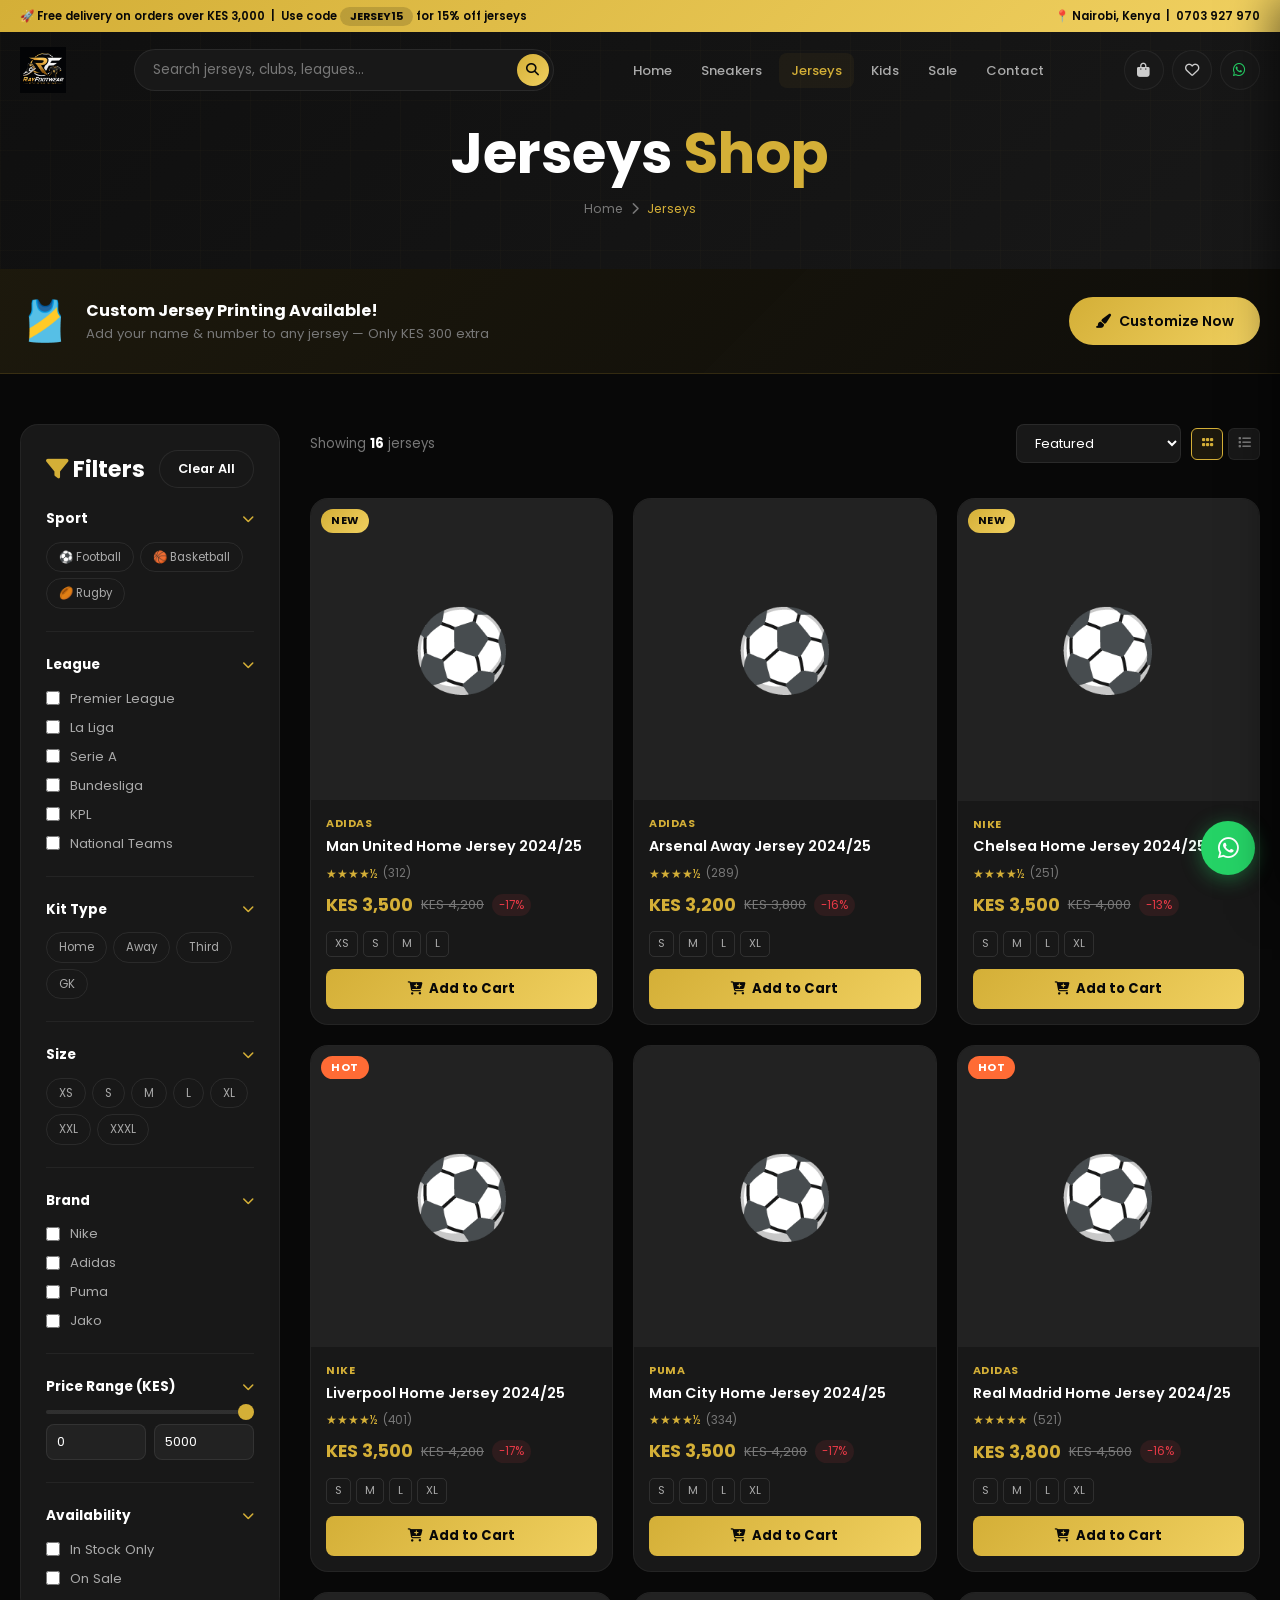
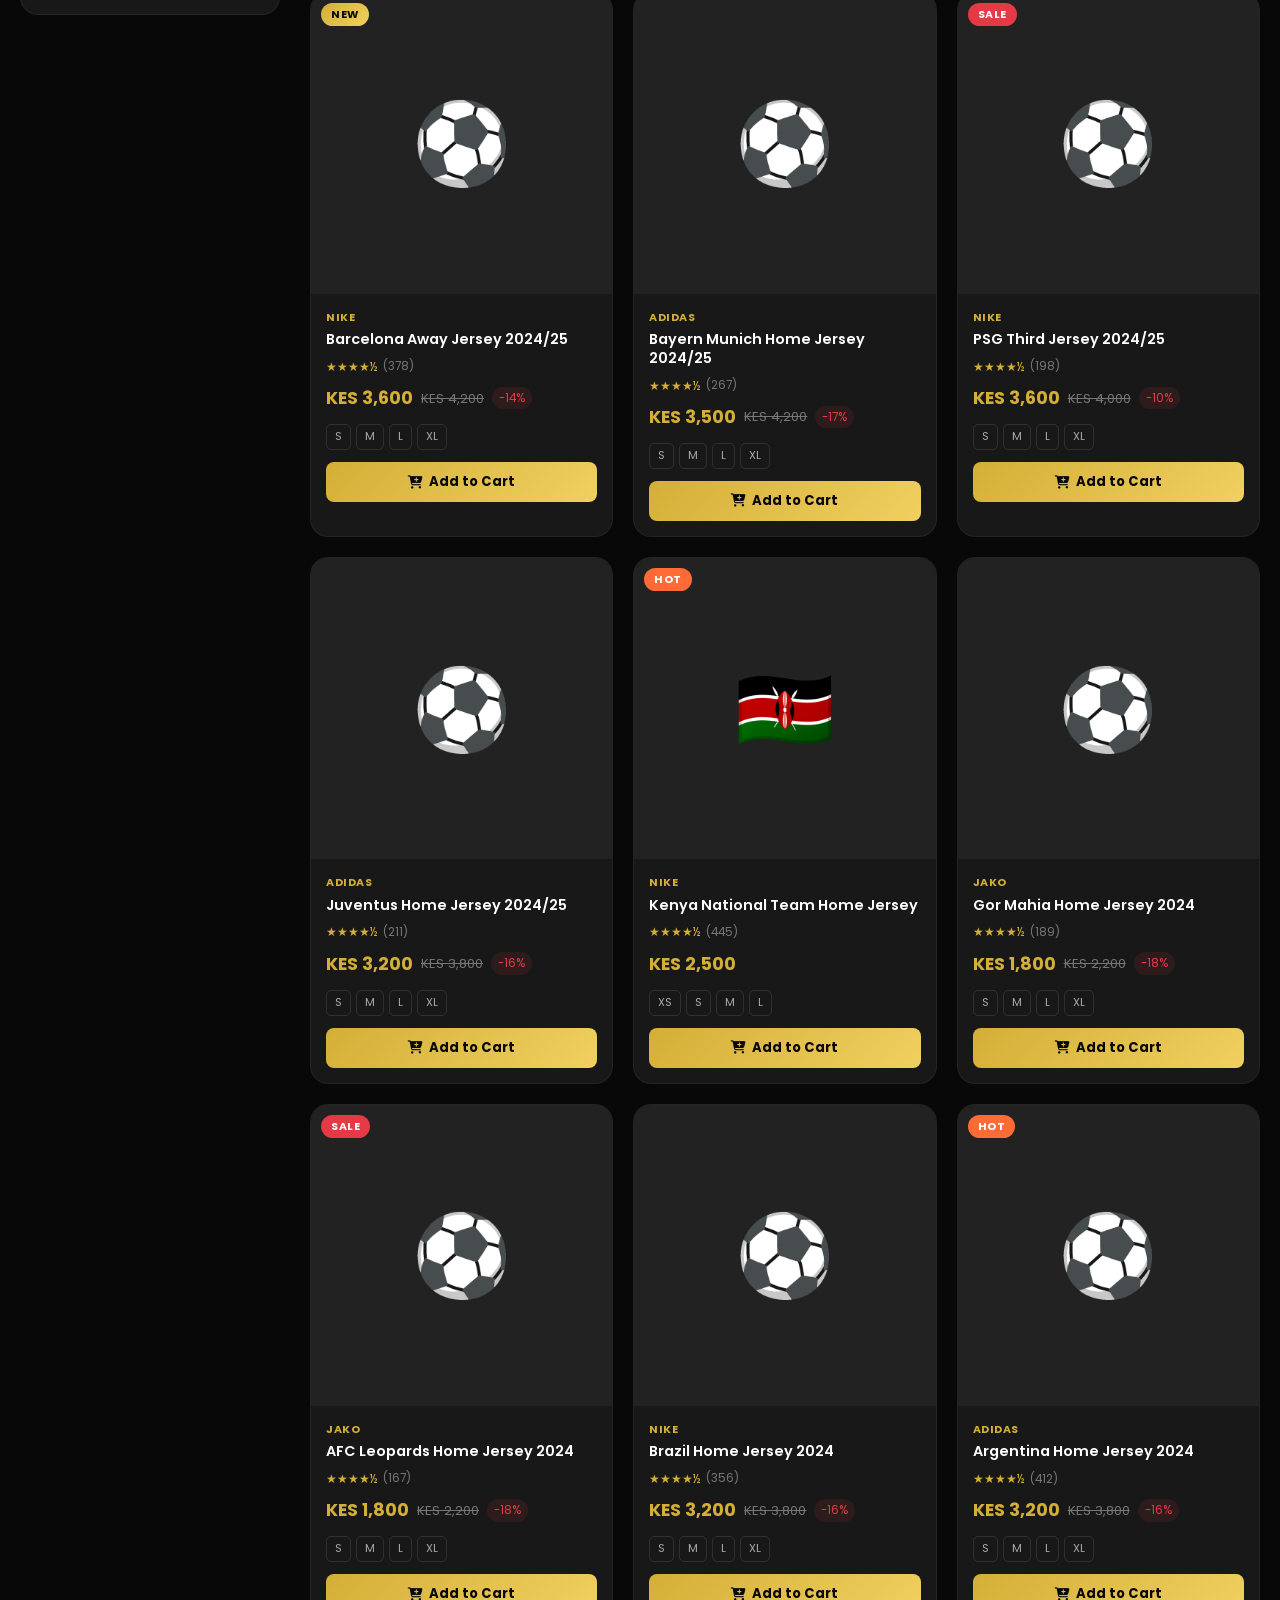
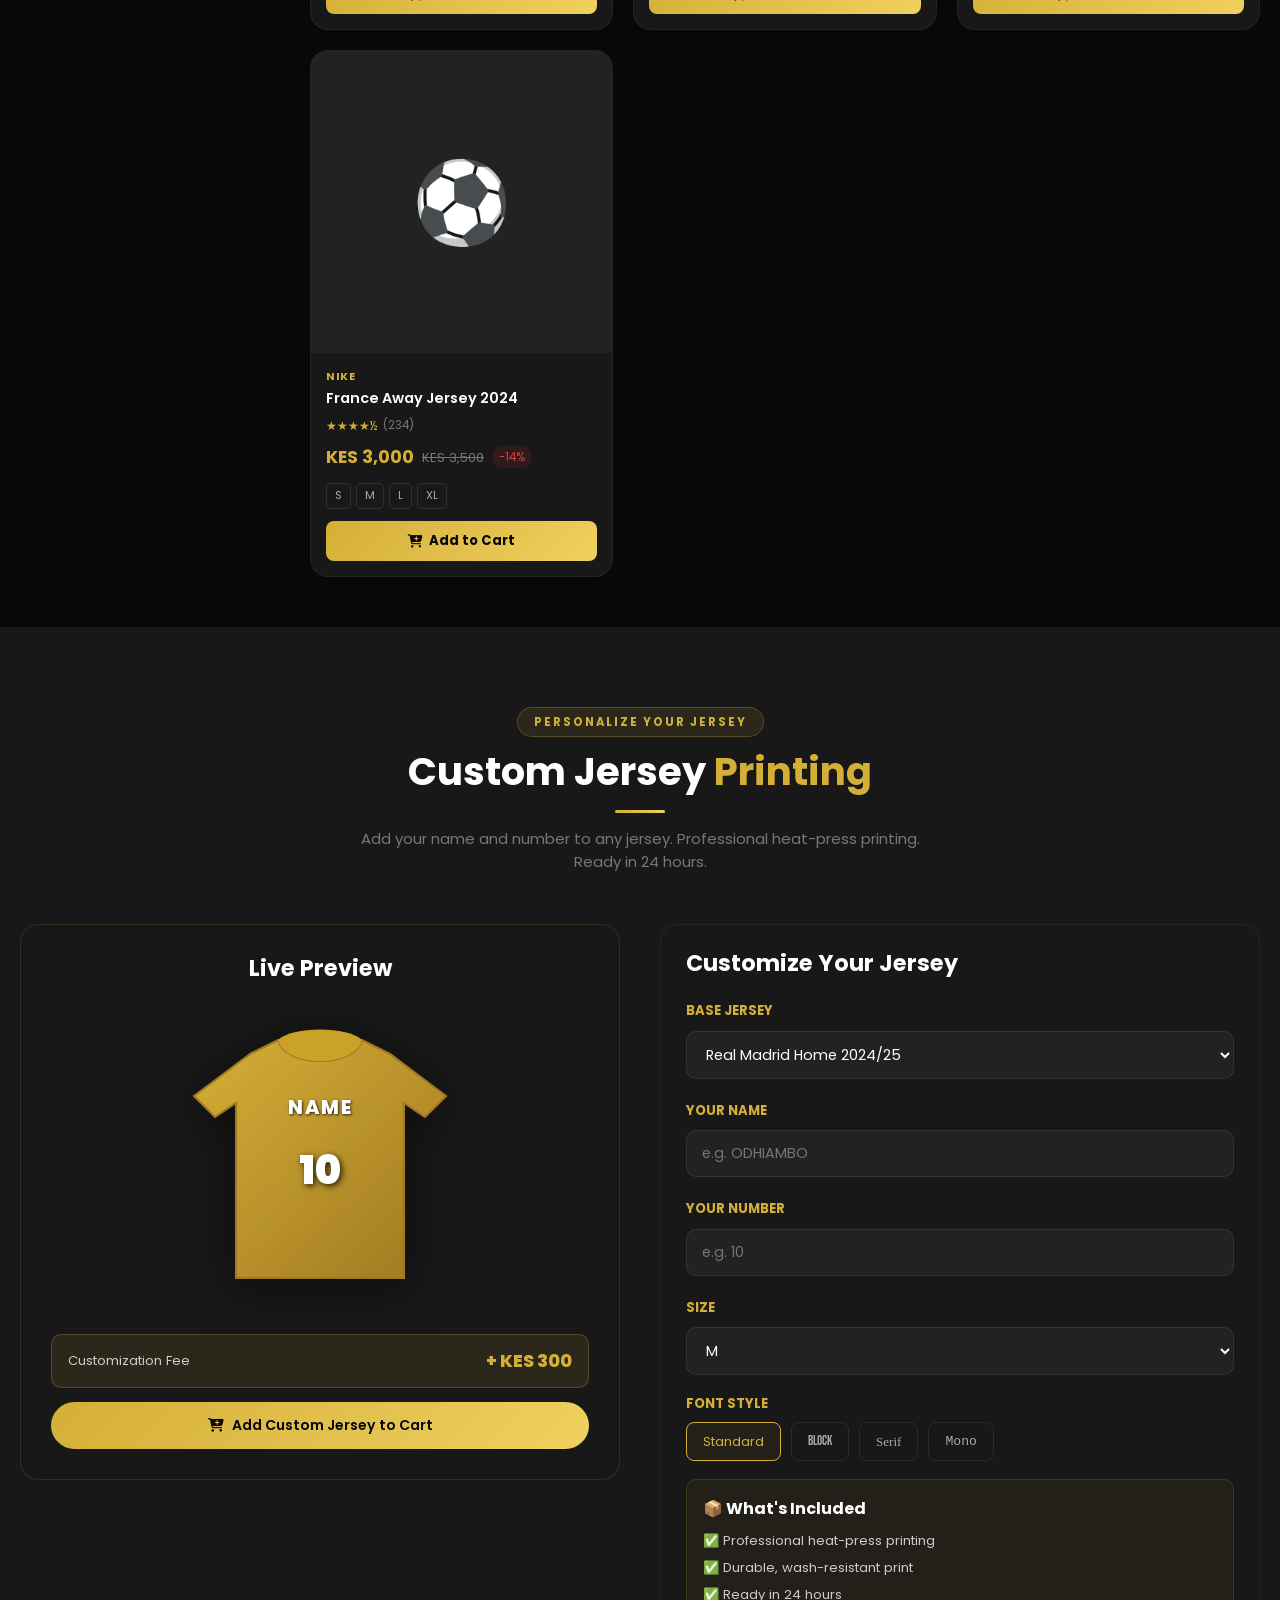
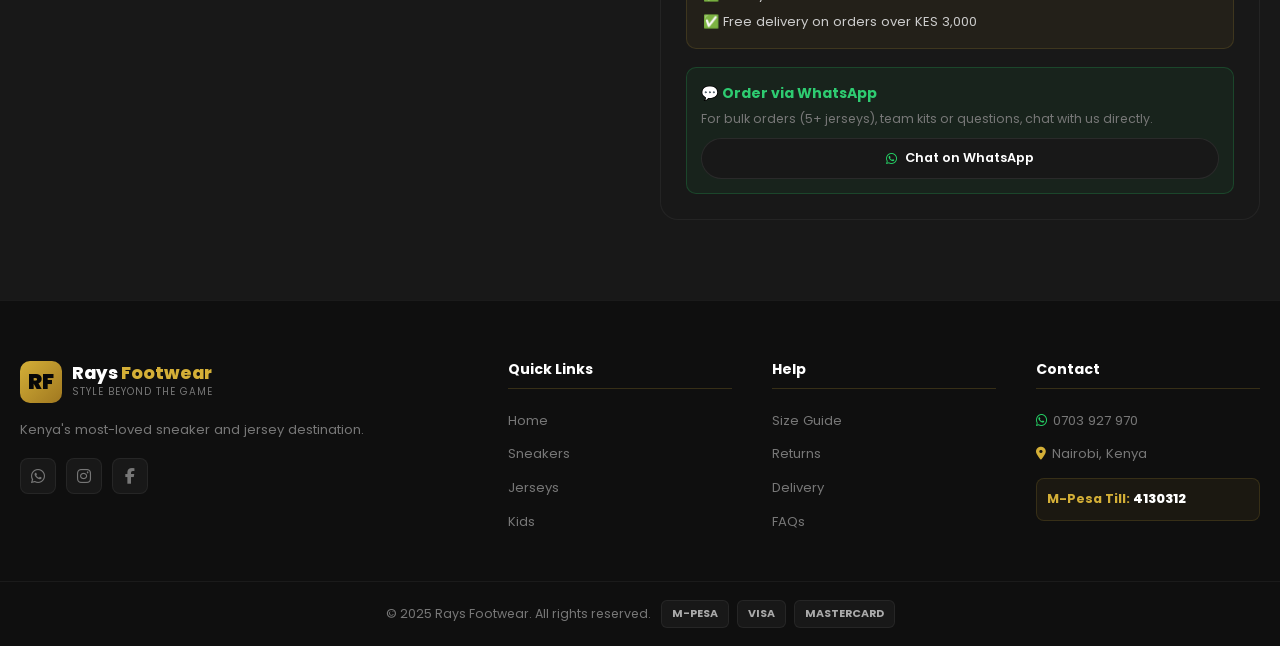
<file: rays/jerseys.html>
﻿<!DOCTYPE html>
<html lang="en">
<head>
  <meta charset="UTF-8"/>
  <meta name="viewport" content="width=device-width, initial-scale=1.0"/>
  <title>Jerseys — Rays Footwear</title>
  <meta name="description" content="Shop authentic football jerseys. Premier League, La Liga, KPL, national teams. Custom name printing available."/>
  <link rel="preconnect" href="https://fonts.googleapis.com"/>
  <link rel="preconnect" href="https://fonts.gstatic.com" crossorigin/>
  <link href="https://fonts.googleapis.com/css2?family=Poppins:wght@400;500;600;700;800;900&family=Bebas+Neue&display=swap" rel="stylesheet"/>
  <link rel="stylesheet" href="https://cdnjs.cloudflare.com/ajax/libs/font-awesome/6.5.0/css/all.min.css"/>
  <link rel="stylesheet" href="css/style.css"/>
</head>
<body>

<!-- NAVBAR -->
<nav class="navbar" id="navbar">
  <div class="nav-top">
    <p>🚀 Free delivery on orders over KES 3,000 &nbsp;|&nbsp; Use code <span class="promo-tag">JERSEY15</span> for 15% off jerseys</p>
    <p style="color:var(--black)">📍 Nairobi, Kenya &nbsp;|&nbsp; 0703 927 970</p>
  </div>
  <div class="nav-main">
    <a href="index.html" class="nav-logo" style="gap:0">
      <img src="images/logo.png" alt="Rays Footwear" style="height:46px;width:auto;object-fit:contain;" onerror="this.style.display='none';this.nextElementSibling.style.display='flex'"/>
      <div style="display:none;align-items:center;gap:8px;">
        <div class="logo-mark">RF</div>
        <div><div class="logo-text">Rays <span>Footwear</span></div><div class="logo-sub">Style Beyond the Game</div></div>
      </div>
    </a>
    <div class="nav-search">
      <input type="text" id="navSearch" placeholder="Search jerseys, clubs, leagues..." autocomplete="off" oninput="onNavSearchInput(this.value)" onkeypress="if(event.key==='Enter')onNavSearchInput(this.value)"/>
      <button class="search-btn" onclick="onNavSearchInput(document.getElementById('navSearch').value)"><i class="fa fa-search"></i></button>
      <div class="search-results-dropdown" id="navSearchDropdown" style="display:none"></div>
    </div>
    <nav class="nav-menu" id="navMenu">
      <a href="index.html" data-key="home">Home</a>
      <a href="sneakers.html" data-key="sneakers">Sneakers</a>
      <a href="jerseys.html" data-key="jerseys" class="active">Jerseys</a>
      <a href="kids.html" data-key="kids">Kids</a>
      <a href="sneakers.html" data-key="sale">Sale</a>
      <a href="index.html#contact" data-key="contact">Contact</a>
    </nav>
    <div class="nav-actions">
      <button class="nav-icon-btn" onclick="openCart()" title="Cart">
        <i class="fa fa-shopping-bag"></i>
        <span class="badge-count cart-badge" style="display:none">0</span>
      </button>
      <button class="nav-icon-btn" title="Wishlist"><i class="far fa-heart"></i></button>
      <a href="https://wa.me/254703927970" target="_blank" class="nav-icon-btn" style="color:#25d366"><i class="fab fa-whatsapp"></i></a>
    </div>
    <button class="nav-toggle" id="navToggle" aria-label="Menu"><span></span><span></span><span></span></button>
  </div>
</nav>

<!-- PAGE HEADER -->
<div class="page-header">
  <div class="container">
    <h1>Jerseys <span class="gold">Shop</span></h1>
    <div class="breadcrumb">
      <a href="index.html">Home</a>
      <span class="sep"><i class="fa fa-chevron-right"></i></span>
      <span class="cur">Jerseys</span>
    </div>
  </div>
</div>

<!-- JERSEY CUSTOMIZATION CTA -->
<div style="background:linear-gradient(135deg,rgba(212,175,55,0.1),rgba(212,175,55,0.03));border-bottom:1px solid rgba(212,175,55,0.15);padding:20px 0">
  <div class="container">
    <div style="display:flex;align-items:center;justify-content:space-between;flex-wrap:wrap;gap:16px">
      <div style="display:flex;align-items:center;gap:16px">
        <div style="font-size:2.5rem">🎽</div>
        <div>
          <div style="color:var(--white);font-weight:700;font-size:1rem">Custom Jersey Printing Available!</div>
          <div style="color:var(--gray);font-size:0.82rem">Add your name & number to any jersey — Only KES 300 extra</div>
        </div>
      </div>
      <a href="#customizer" class="btn btn-gold"><i class="fa fa-paint-brush"></i> Customize Now</a>
    </div>
  </div>
</div>

<!-- SHOP LAYOUT -->
<section class="sec-sm">
  <div class="container">
    <div class="shop-layout">
      <!-- FILTERS SIDEBAR -->
      <aside class="filters-sidebar">
        <div style="display:flex;justify-content:space-between;align-items:center;margin-bottom:20px">
          <h3 style="color:var(--white)"><i class="fa fa-filter" style="color:var(--gold)"></i> Filters</h3>
          <button id="clearFilters" class="btn btn-dark btn-sm">Clear All</button>
        </div>

        <!-- Sport -->
        <div class="filter-section">
          <div class="filter-title">Sport <i class="fa fa-chevron-down"></i></div>
          <div class="filter-chips">
            <span class="filter-chip" data-filter-subcat="Football">⚽ Football</span>
            <span class="filter-chip" data-filter-subcat="Basketball">🏀 Basketball</span>
            <span class="filter-chip" data-filter-subcat="Rugby">🏉 Rugby</span>
          </div>
        </div>

        <!-- League -->
        <div class="filter-section">
          <div class="filter-title">League <i class="fa fa-chevron-down"></i></div>
          <div class="filter-options">
            <label class="filter-check"><input type="checkbox" data-filter-brand value="Nike"/> Premier League</label>
            <label class="filter-check"><input type="checkbox" data-filter-brand value="Adidas"/> La Liga</label>
            <label class="filter-check"><input type="checkbox" data-filter-brand value="Puma"/> Serie A</label>
            <label class="filter-check"><input type="checkbox" data-filter-brand value="Jako"/> Bundesliga</label>
            <label class="filter-check"><input type="checkbox" data-filter-brand value="Jako"/> KPL</label>
            <label class="filter-check"><input type="checkbox" data-filter-brand value="Jako"/> National Teams</label>
          </div>
        </div>

        <!-- Kit Type -->
        <div class="filter-section">
          <div class="filter-title">Kit Type <i class="fa fa-chevron-down"></i></div>
          <div class="filter-chips">
            <span class="filter-chip">Home</span>
            <span class="filter-chip">Away</span>
            <span class="filter-chip">Third</span>
            <span class="filter-chip">GK</span>
          </div>
        </div>

        <!-- Size -->
        <div class="filter-section">
          <div class="filter-title">Size <i class="fa fa-chevron-down"></i></div>
          <div class="filter-chips">
            <span class="filter-chip" data-filter-size="XS">XS</span>
            <span class="filter-chip" data-filter-size="S">S</span>
            <span class="filter-chip" data-filter-size="M">M</span>
            <span class="filter-chip" data-filter-size="L">L</span>
            <span class="filter-chip" data-filter-size="XL">XL</span>
            <span class="filter-chip" data-filter-size="XXL">XXL</span>
            <span class="filter-chip" data-filter-size="XXXL">XXXL</span>
          </div>
        </div>

        <!-- Brand -->
        <div class="filter-section">
          <div class="filter-title">Brand <i class="fa fa-chevron-down"></i></div>
          <div class="filter-options">
            <label class="filter-check"><input type="checkbox" data-filter-brand value="Nike"/> Nike</label>
            <label class="filter-check"><input type="checkbox" data-filter-brand value="Adidas"/> Adidas</label>
            <label class="filter-check"><input type="checkbox" data-filter-brand value="Puma"/> Puma</label>
            <label class="filter-check"><input type="checkbox" data-filter-brand value="Jako"/> Jako</label>
          </div>
        </div>

        <!-- Price -->
        <div class="filter-section">
          <div class="filter-title">Price Range (KES) <i class="fa fa-chevron-down"></i></div>
          <div class="price-range">
            <input type="range" id="priceRange" min="0" max="5000" value="5000" step="100"/>
            <div class="price-inputs">
              <input type="number" id="priceMin" placeholder="Min" value="0"/>
              <input type="number" id="priceMax" placeholder="Max" value="5000"/>
            </div>
          </div>
        </div>

        <!-- Availability -->
        <div class="filter-section">
          <div class="filter-title">Availability <i class="fa fa-chevron-down"></i></div>
          <div class="filter-options">
            <label class="filter-check"><input type="checkbox" id="filterInStock"/> In Stock Only</label>
            <label class="filter-check"><input type="checkbox" id="filterOnSale"/> On Sale</label>
          </div>
        </div>
      </aside>

      <!-- MAIN -->
      <div>
        <div class="shop-toolbar">
          <div class="results">Showing <strong id="resultsCount">0</strong> jerseys</div>
          <div style="display:flex;gap:10px;align-items:center">
            <select id="sortSelect" class="sort-select">
              <option value="default">Featured</option>
              <option value="price-asc">Price: Low to High</option>
              <option value="price-desc">Price: High to Low</option>
              <option value="rating">Best Rating</option>
              <option value="reviews">Best Sellers</option>
              <option value="newest">Newest</option>
            </select>
            <div class="view-btns">
              <button class="view-btn active"><i class="fa fa-grip"></i></button>
              <button class="view-btn"><i class="fa fa-list"></i></button>
            </div>
          </div>
        </div>
        <div class="active-filters" id="activeFiltersRow"></div>
        <div class="products-grid" id="productsGrid"></div>
      </div>
    </div>
  </div>
</section>

<!-- JERSEY CUSTOMIZER SECTION -->
<section class="sec" id="customizer" style="background:var(--dark2)">
  <div class="container">
    <div class="sec-title">
      <span class="tag">Personalize Your Jersey</span>
      <h2>Custom Jersey <span class="gold">Printing</span></h2>
      <div class="divider"></div>
      <p>Add your name and number to any jersey. Professional heat-press printing. Ready in 24 hours.</p>
    </div>
    <div class="jersey-customizer">
      <!-- Preview -->
      <div class="jersey-preview-area">
        <h3 style="color:var(--white);margin-bottom:16px">Live Preview</h3>
        <div class="jersey-canvas">
          <svg class="jersey-svg" viewBox="0 0 200 220" xmlns="http://www.w3.org/2000/svg">
            <defs>
              <linearGradient id="jGrad" x1="0%" y1="0%" x2="100%" y2="100%">
                <stop offset="0%" style="stop-color:#d4af37;stop-opacity:1"/>
                <stop offset="100%" style="stop-color:#a07820;stop-opacity:1"/>
              </linearGradient>
            </defs>
            <!-- Body -->
            <path d="M50 40 L10 70 L25 85 L40 75 L40 200 L160 200 L160 75 L175 85 L190 70 L150 40 L130 30 C125 50 75 50 70 30 Z" fill="url(#jGrad)" stroke="#a07820" stroke-width="1.5"/>
            <!-- Collar -->
            <path d="M70 30 C75 50 125 50 130 30 C120 20 80 20 70 30Z" fill="#c9a227"/>
            <!-- Sleeve lines -->
            <line x1="40" y1="75" x2="25" y2="85" stroke="#a07820" stroke-width="1"/>
            <line x1="160" y1="75" x2="175" y2="85" stroke="#a07820" stroke-width="1"/>
          </svg>
          <div class="jersey-name-display" id="jerseyNameDisplay">NAME</div>
          <div class="jersey-number-display" id="jerseyNumberDisplay">10</div>
        </div>
        <div class="custom-fee-badge" style="margin-top:20px">
          <span style="color:var(--gray3);font-size:0.82rem">Customization Fee</span>
          <span style="color:var(--gold);font-weight:800;font-size:1.1rem">+ KES 300</span>
        </div>
        <button onclick="addCustomJerseyToCart()" class="btn btn-gold" style="width:100%;justify-content:center;margin-top:14px">
          <i class="fa fa-cart-plus"></i> Add Custom Jersey to Cart
        </button>
      </div>

      <!-- Options -->
      <div class="customizer-options">
        <h3 style="color:var(--white);margin-bottom:20px">Customize Your Jersey</h3>

        <div style="margin-bottom:18px">
          <label style="color:var(--gold);font-size:0.82rem;font-weight:700;text-transform:uppercase">Base Jersey</label>
          <select id="jerseyBase" class="custom-input">
            <option>Real Madrid Home 2024/25</option>
            <option>Arsenal Home 2024/25</option>
            <option>Liverpool Home 2024/25</option>
            <option>Chelsea Home 2024/25</option>
            <option>Man United Home 2024/25</option>
            <option>Barcelona Away 2024/25</option>
            <option>Kenya National Home</option>
            <option>Gor Mahia Home 2024</option>
            <option>AFC Leopards Home 2024</option>
          </select>
        </div>

        <div style="margin-bottom:18px">
          <label style="color:var(--gold);font-size:0.82rem;font-weight:700;text-transform:uppercase">Your Name</label>
          <input type="text" id="jerseyName" class="custom-input" placeholder="e.g. ODHIAMBO" maxlength="12"/>
        </div>

        <div style="margin-bottom:18px">
          <label style="color:var(--gold);font-size:0.82rem;font-weight:700;text-transform:uppercase">Your Number</label>
          <input type="number" id="jerseyNumber" class="custom-input" placeholder="e.g. 10" min="1" max="99"/>
        </div>

        <div style="margin-bottom:18px">
          <label style="color:var(--gold);font-size:0.82rem;font-weight:700;text-transform:uppercase">Size</label>
          <select id="jerseySize" class="custom-input">
            <option>XS</option><option>S</option><option selected>M</option>
            <option>L</option><option>XL</option><option>XXL</option><option>XXXL</option>
          </select>
        </div>

        <div style="margin-bottom:18px">
          <label style="color:var(--gold);font-size:0.82rem;font-weight:700;text-transform:uppercase;display:block;margin-bottom:8px">Font Style</label>
          <div class="font-options">
            <div class="font-opt selected" data-font="Poppins">Standard</div>
            <div class="font-opt" data-font="'Bebas Neue',cursive" style="font-family:'Bebas Neue',cursive">BLOCK</div>
            <div class="font-opt" data-font="serif" style="font-family:serif">Serif</div>
            <div class="font-opt" data-font="'Courier New',monospace" style="font-family:monospace">Mono</div>
          </div>
        </div>

        <div style="background:rgba(212,175,55,0.06);border:1px solid rgba(212,175,55,0.15);border-radius:10px;padding:16px;margin-bottom:18px">
          <div style="color:var(--white);font-weight:700;margin-bottom:8px">📦 What's Included</div>
          <ul style="list-style:none;display:flex;flex-direction:column;gap:6px">
            <li style="color:var(--gray3);font-size:0.82rem">✅ Professional heat-press printing</li>
            <li style="color:var(--gray3);font-size:0.82rem">✅ Durable, wash-resistant print</li>
            <li style="color:var(--gray3);font-size:0.82rem">✅ Ready in 24 hours</li>
            <li style="color:var(--gray3);font-size:0.82rem">✅ Free delivery on orders over KES 3,000</li>
          </ul>
        </div>

        <div style="background:rgba(37,211,102,0.06);border:1px solid rgba(37,211,102,0.2);border-radius:10px;padding:14px">
          <div style="color:var(--green);font-weight:700;font-size:0.88rem">💬 Order via WhatsApp</div>
          <p style="font-size:0.78rem;color:var(--gray);margin-top:4px">For bulk orders (5+ jerseys), team kits or questions, chat with us directly.</p>
          <a href="https://wa.me/254703927970?text=I want to order a custom jersey" target="_blank" class="btn btn-dark btn-sm" style="margin-top:10px;width:100%;justify-content:center">
            <i class="fab fa-whatsapp" style="color:#25d366"></i> Chat on WhatsApp
          </a>
        </div>
      </div>
    </div>
  </div>
</section>

<!-- FOOTER -->
<footer>
  <div class="footer-top">
    <div class="container">
      <div class="footer-grid">
        <div class="footer-col footer-brand">
          <div class="nav-logo" style="margin-bottom:16px"><div class="logo-mark">RF</div><div><div class="logo-text">Rays <span>Footwear</span></div><div class="logo-sub">Style Beyond the Game</div></div></div>
          <p>Kenya's most-loved sneaker and jersey destination.</p>
          <div class="social-row" style="margin-top:16px">
            <a href="https://wa.me/254703927970" class="social-btn"><i class="fab fa-whatsapp"></i></a>
            <a href="#" class="social-btn"><i class="fab fa-instagram"></i></a>
            <a href="#" class="social-btn"><i class="fab fa-facebook-f"></i></a>
          </div>
        </div>
        <div class="footer-col"><h4>Quick Links</h4><ul>
          <li><a href="index.html">Home</a></li><li><a href="sneakers.html">Sneakers</a></li>
          <li><a href="jerseys.html">Jerseys</a></li><li><a href="kids.html">Kids</a></li></ul>
        </div>
        <div class="footer-col"><h4>Help</h4><ul>
          <li><a href="#">Size Guide</a></li><li><a href="#">Returns</a></li>
          <li><a href="#">Delivery</a></li><li><a href="#">FAQs</a></li></ul>
        </div>
        <div class="footer-col"><h4>Contact</h4><ul>
          <li><a href="https://wa.me/254703927970"><i class="fab fa-whatsapp" style="color:#25d366;margin-right:6px"></i>0703 927 970</a></li>
          <li><a href="#"><i class="fa fa-map-marker-alt" style="color:var(--gold);margin-right:6px"></i>Nairobi, Kenya</a></li></ul>
          <div style="margin-top:12px;padding:10px;background:rgba(212,175,55,0.06);border:1px solid rgba(212,175,55,0.15);border-radius:8px;font-size:0.8rem">
            <span style="color:var(--gold);font-weight:700">M-Pesa Till: </span><span style="color:var(--white);font-weight:800">4130312</span>
          </div>
        </div>
      </div>
    </div>
  </div>
  <div class="footer-bottom">
    <div class="container" style="display:flex;justify-content:space-between;align-items:center;flex-wrap:wrap;gap:10px">
      <p>© 2025 Rays Footwear. All rights reserved.</p>
      <div class="payment-icons"><span class="pay-icon">M-PESA</span><span class="pay-icon">VISA</span><span class="pay-icon">MASTERCARD</span></div>
    </div>
  </div>
</footer>

<a href="https://wa.me/254703927970?text=Hi%20Rays%20Footwear!%20I%20want%20to%20order%20a%20jersey." target="_blank" class="wa-float"><i class="fa-brands fa-whatsapp"></i></a>
<div class="toast" id="toast"><div class="toast-icon" id="toastIcon"></div><div class="toast-text"><div class="title" id="toastTitle"></div><div class="msg" id="toastMsg"></div></div></div>
<div class="cart-overlay" id="cartOverlay" onclick="closeCart()"></div>
<div class="cart-drawer" id="cartDrawer">
  <div class="cart-header"><h3>🛒 Your Cart</h3><button class="cart-close" onclick="closeCart()"><i class="fa fa-times"></i></button></div>
  <div class="cart-items" id="cartItems"></div>
  <div class="cart-footer">
    <div class="cart-summary">
      <div class="cart-row"><span>Subtotal</span><span id="cartSubtotal">KES 0</span></div>
      <div class="cart-row"><span>Delivery</span><span id="cartDelivery">KES 200</span></div>
      <div class="cart-row total"><span>Total</span><span class="amount" id="cartTotal">KES 0</span></div>
    </div>
    <a href="checkout.html" class="btn btn-gold" style="width:100%;justify-content:center">Checkout <i class="fa fa-arrow-right"></i></a>
    <button onclick="closeCart()" class="btn btn-dark" style="width:100%;justify-content:center;margin-top:8px">Continue Shopping</button>
  </div>
</div>

<script src="js/store.js"></script>
<script>
  document.addEventListener('DOMContentLoaded', () => {
    initSearch('navSearch', 'navSearchDropdown');
    initFilterPage('jerseys');
    initJerseyCustomizer();
  });

  function onNavSearchInput(val) {
    if (!val.trim()) { document.getElementById('navSearchDropdown').style.display='none'; return; }
    const results = searchProducts(val);
    renderSearchDropdown(results, 'navSearchDropdown');
  }
</script>
</body>
</html>
</file>
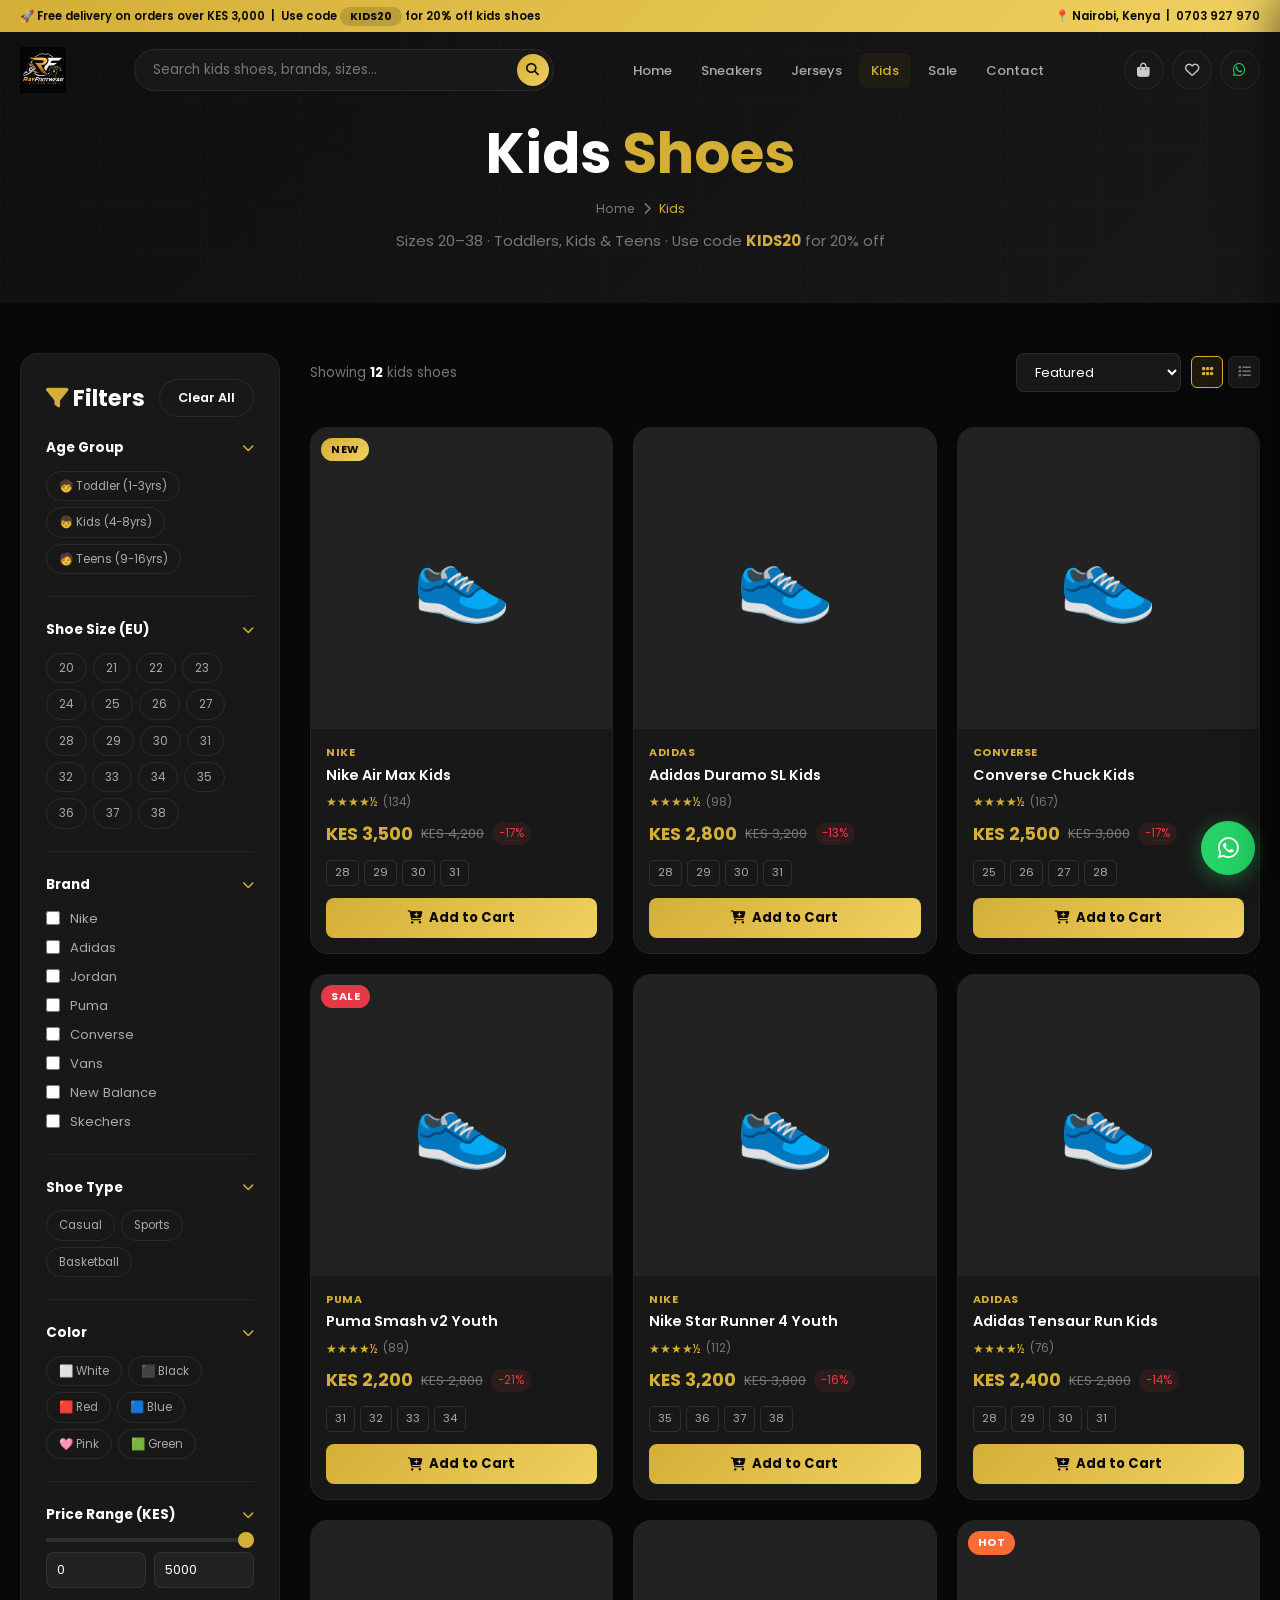
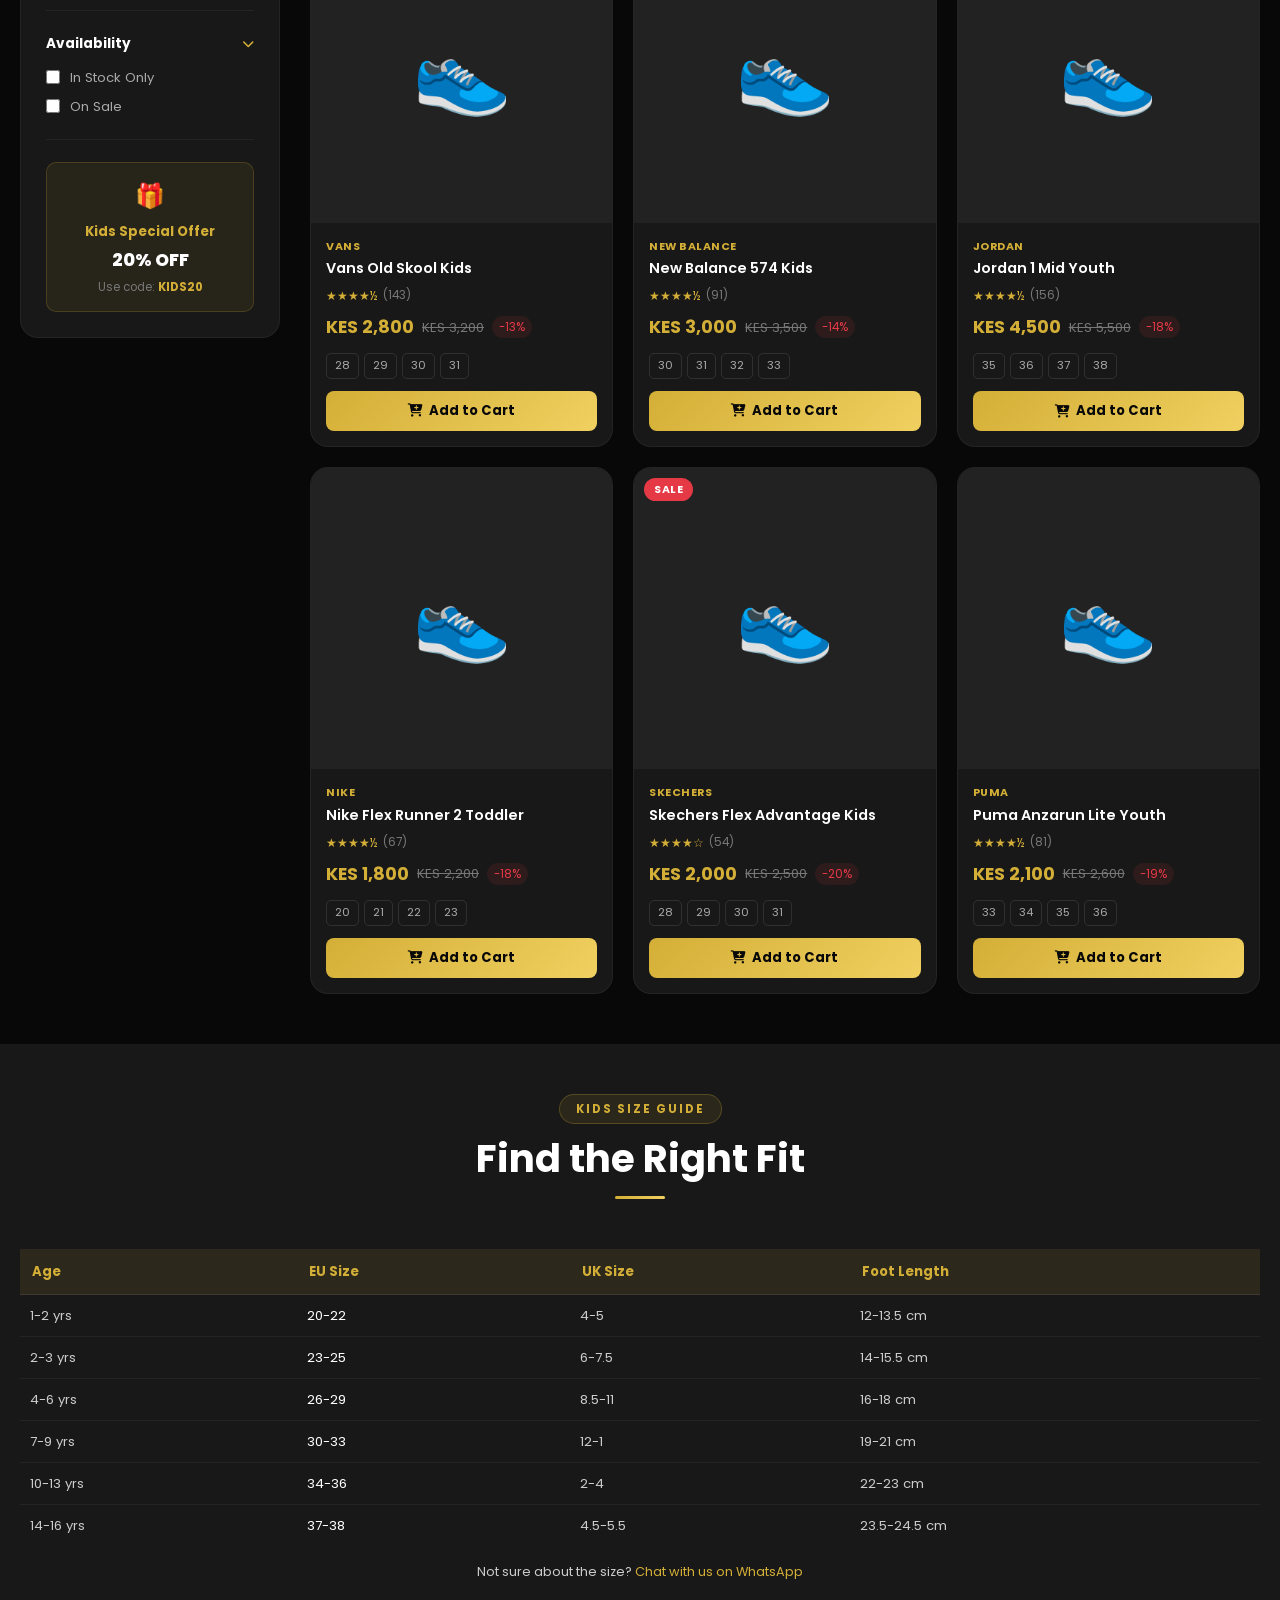
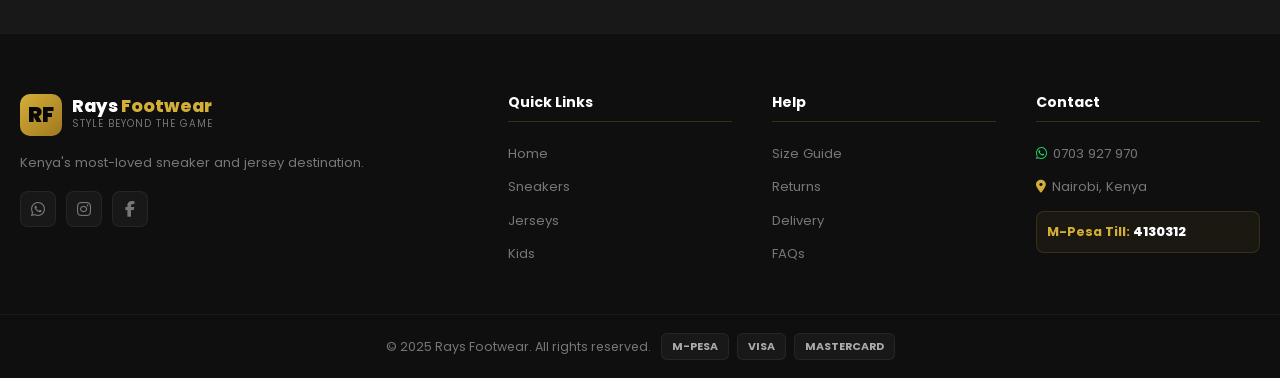
<file: rays/kids.html>
﻿<!DOCTYPE html>
<html lang="en">
<head>
  <meta charset="UTF-8"/>
  <meta name="viewport" content="width=device-width, initial-scale=1.0"/>
  <title>Kids Shoes — Rays Footwear</title>
  <meta name="description" content="Shop kids shoes from Nike, Adidas, Jordan and more. Sizes 20-38. Great prices from KES 1,200."/>
  <link rel="preconnect" href="https://fonts.googleapis.com"/>
  <link rel="preconnect" href="https://fonts.gstatic.com" crossorigin/>
  <link href="https://fonts.googleapis.com/css2?family=Poppins:wght@400;500;600;700;800;900&family=Bebas+Neue&display=swap" rel="stylesheet"/>
  <link rel="stylesheet" href="https://cdnjs.cloudflare.com/ajax/libs/font-awesome/6.5.0/css/all.min.css"/>
  <link rel="stylesheet" href="css/style.css"/>
</head>
<body>

<!-- NAVBAR -->
<nav class="navbar" id="navbar">
  <div class="nav-top">
    <p>🚀 Free delivery on orders over KES 3,000 &nbsp;|&nbsp; Use code <span class="promo-tag">KIDS20</span> for 20% off kids shoes</p>
    <p style="color:var(--black)">📍 Nairobi, Kenya &nbsp;|&nbsp; 0703 927 970</p>
  </div>
  <div class="nav-main">
    <a href="index.html" class="nav-logo" style="gap:0">
      <img src="images/logo.png" alt="Rays Footwear" style="height:46px;width:auto;object-fit:contain;" onerror="this.style.display='none';this.nextElementSibling.style.display='flex'"/>
      <div style="display:none;align-items:center;gap:8px;">
        <div class="logo-mark">RF</div>
        <div><div class="logo-text">Rays <span>Footwear</span></div><div class="logo-sub">Style Beyond the Game</div></div>
      </div>
    </a>
    <div class="nav-search">
      <input type="text" id="navSearch" placeholder="Search kids shoes, brands, sizes..." autocomplete="off" oninput="onNavSearchInput(this.value)" onkeypress="if(event.key==='Enter')onNavSearchInput(this.value)"/>
      <button class="search-btn" onclick="onNavSearchInput(document.getElementById('navSearch').value)"><i class="fa fa-search"></i></button>
      <div class="search-results-dropdown" id="navSearchDropdown" style="display:none"></div>
    </div>
    <nav class="nav-menu" id="navMenu">
      <a href="index.html" data-key="home">Home</a>
      <a href="sneakers.html" data-key="sneakers">Sneakers</a>
      <a href="jerseys.html" data-key="jerseys">Jerseys</a>
      <a href="kids.html" data-key="kids" class="active">Kids</a>
      <a href="sneakers.html" data-key="sale">Sale</a>
      <a href="index.html#contact" data-key="contact">Contact</a>
    </nav>
    <div class="nav-actions">
      <button class="nav-icon-btn" onclick="openCart()" title="Cart">
        <i class="fa fa-shopping-bag"></i>
        <span class="badge-count cart-badge" style="display:none">0</span>
      </button>
      <button class="nav-icon-btn" title="Wishlist"><i class="far fa-heart"></i></button>
      <a href="https://wa.me/254703927970" target="_blank" class="nav-icon-btn" style="color:#25d366"><i class="fab fa-whatsapp"></i></a>
    </div>
    <button class="nav-toggle" id="navToggle" aria-label="Menu"><span></span><span></span><span></span></button>
  </div>
</nav>

<!-- PAGE HEADER -->
<div class="page-header">
  <div class="container">
    <h1>Kids <span class="gold">Shoes</span></h1>
    <div class="breadcrumb">
      <a href="index.html">Home</a>
      <span class="sep"><i class="fa fa-chevron-right"></i></span>
      <span class="cur">Kids</span>
    </div>
    <p style="color:var(--gray);margin-top:10px;position:relative;z-index:1">Sizes 20–38 · Toddlers, Kids & Teens · Use code <span style="color:var(--gold);font-weight:700">KIDS20</span> for 20% off</p>
  </div>
</div>

<!-- SHOP LAYOUT -->
<section class="sec-sm">
  <div class="container">
    <div class="shop-layout">
      <!-- FILTERS SIDEBAR -->
      <aside class="filters-sidebar">
        <div style="display:flex;justify-content:space-between;align-items:center;margin-bottom:20px">
          <h3 style="color:var(--white)"><i class="fa fa-filter" style="color:var(--gold)"></i> Filters</h3>
          <button id="clearFilters" class="btn btn-dark btn-sm">Clear All</button>
        </div>

        <!-- Age Group -->
        <div class="filter-section">
          <div class="filter-title">Age Group <i class="fa fa-chevron-down"></i></div>
          <div class="filter-chips">
            <span class="filter-chip">🧒 Toddler (1-3yrs)</span>
            <span class="filter-chip">👦 Kids (4-8yrs)</span>
            <span class="filter-chip">🧑 Teens (9-16yrs)</span>
          </div>
        </div>

        <!-- Size -->
        <div class="filter-section">
          <div class="filter-title">Shoe Size (EU) <i class="fa fa-chevron-down"></i></div>
          <div class="filter-chips">
            <span class="filter-chip" data-filter-size="20">20</span>
            <span class="filter-chip" data-filter-size="21">21</span>
            <span class="filter-chip" data-filter-size="22">22</span>
            <span class="filter-chip" data-filter-size="23">23</span>
            <span class="filter-chip" data-filter-size="24">24</span>
            <span class="filter-chip" data-filter-size="25">25</span>
            <span class="filter-chip" data-filter-size="26">26</span>
            <span class="filter-chip" data-filter-size="27">27</span>
            <span class="filter-chip" data-filter-size="28">28</span>
            <span class="filter-chip" data-filter-size="29">29</span>
            <span class="filter-chip" data-filter-size="30">30</span>
            <span class="filter-chip" data-filter-size="31">31</span>
            <span class="filter-chip" data-filter-size="32">32</span>
            <span class="filter-chip" data-filter-size="33">33</span>
            <span class="filter-chip" data-filter-size="34">34</span>
            <span class="filter-chip" data-filter-size="35">35</span>
            <span class="filter-chip" data-filter-size="36">36</span>
            <span class="filter-chip" data-filter-size="37">37</span>
            <span class="filter-chip" data-filter-size="38">38</span>
          </div>
        </div>

        <!-- Brand -->
        <div class="filter-section">
          <div class="filter-title">Brand <i class="fa fa-chevron-down"></i></div>
          <div class="filter-options">
            <label class="filter-check"><input type="checkbox" data-filter-brand value="Nike"/> Nike</label>
            <label class="filter-check"><input type="checkbox" data-filter-brand value="Adidas"/> Adidas</label>
            <label class="filter-check"><input type="checkbox" data-filter-brand value="Jordan"/> Jordan</label>
            <label class="filter-check"><input type="checkbox" data-filter-brand value="Puma"/> Puma</label>
            <label class="filter-check"><input type="checkbox" data-filter-brand value="Converse"/> Converse</label>
            <label class="filter-check"><input type="checkbox" data-filter-brand value="Vans"/> Vans</label>
            <label class="filter-check"><input type="checkbox" data-filter-brand value="New Balance"/> New Balance</label>
            <label class="filter-check"><input type="checkbox" data-filter-brand value="Skechers"/> Skechers</label>
          </div>
        </div>

        <!-- Type -->
        <div class="filter-section">
          <div class="filter-title">Shoe Type <i class="fa fa-chevron-down"></i></div>
          <div class="filter-chips">
            <span class="filter-chip" data-filter-subcat="Casual">Casual</span>
            <span class="filter-chip" data-filter-subcat="Sports">Sports</span>
            <span class="filter-chip" data-filter-subcat="Basketball">Basketball</span>
          </div>
        </div>

        <!-- Color -->
        <div class="filter-section">
          <div class="filter-title">Color <i class="fa fa-chevron-down"></i></div>
          <div class="filter-chips">
            <span class="filter-chip" data-filter-color="White">⬜ White</span>
            <span class="filter-chip" data-filter-color="Black">⬛ Black</span>
            <span class="filter-chip" data-filter-color="Red">🟥 Red</span>
            <span class="filter-chip" data-filter-color="Blue">🟦 Blue</span>
            <span class="filter-chip" data-filter-color="Pink">🩷 Pink</span>
            <span class="filter-chip" data-filter-color="Green">🟩 Green</span>
          </div>
        </div>

        <!-- Price -->
        <div class="filter-section">
          <div class="filter-title">Price Range (KES) <i class="fa fa-chevron-down"></i></div>
          <div class="price-range">
            <input type="range" id="priceRange" min="0" max="5000" value="5000" step="100"/>
            <div class="price-inputs">
              <input type="number" id="priceMin" placeholder="Min" value="0"/>
              <input type="number" id="priceMax" placeholder="Max" value="5000"/>
            </div>
          </div>
        </div>

        <!-- Availability -->
        <div class="filter-section">
          <div class="filter-title">Availability <i class="fa fa-chevron-down"></i></div>
          <div class="filter-options">
            <label class="filter-check"><input type="checkbox" id="filterInStock"/> In Stock Only</label>
            <label class="filter-check"><input type="checkbox" id="filterOnSale"/> On Sale</label>
          </div>
        </div>

        <!-- Kids promo -->
        <div style="background:rgba(212,175,55,0.08);border:1px solid rgba(212,175,55,0.2);border-radius:10px;padding:14px;text-align:center">
          <div style="font-size:1.5rem;margin-bottom:6px">🎁</div>
          <div style="color:var(--gold);font-weight:700;font-size:0.82rem">Kids Special Offer</div>
          <div style="color:var(--white);font-size:1.1rem;font-weight:800;margin:4px 0">20% OFF</div>
          <div style="color:var(--gray);font-size:0.72rem">Use code: <strong style="color:var(--gold)">KIDS20</strong></div>
        </div>
      </aside>

      <!-- MAIN -->
      <div>
        <div class="shop-toolbar">
          <div class="results">Showing <strong id="resultsCount">0</strong> kids shoes</div>
          <div style="display:flex;gap:10px;align-items:center">
            <select id="sortSelect" class="sort-select">
              <option value="default">Featured</option>
              <option value="price-asc">Price: Low to High</option>
              <option value="price-desc">Price: High to Low</option>
              <option value="rating">Best Rating</option>
              <option value="reviews">Best Sellers</option>
              <option value="newest">Newest</option>
            </select>
            <div class="view-btns">
              <button class="view-btn active"><i class="fa fa-grip"></i></button>
              <button class="view-btn"><i class="fa fa-list"></i></button>
            </div>
          </div>
        </div>
        <div class="active-filters" id="activeFiltersRow"></div>
        <div class="products-grid" id="productsGrid"></div>
      </div>
    </div>
  </div>
</section>

<!-- SIZE GUIDE -->
<section class="sec-sm" style="background:var(--dark2)">
  <div class="container">
    <div class="sec-title">
      <span class="tag">Kids Size Guide</span>
      <h2>Find the Right Fit</h2>
      <div class="divider"></div>
    </div>
    <div style="overflow-x:auto">
      <table style="width:100%;border-collapse:collapse;font-size:0.82rem">
        <thead>
          <tr style="background:rgba(212,175,55,0.1)">
            <th style="padding:12px;color:var(--gold);text-align:left;border-bottom:1px solid rgba(255,255,255,0.08)">Age</th>
            <th style="padding:12px;color:var(--gold);text-align:left;border-bottom:1px solid rgba(255,255,255,0.08)">EU Size</th>
            <th style="padding:12px;color:var(--gold);text-align:left;border-bottom:1px solid rgba(255,255,255,0.08)">UK Size</th>
            <th style="padding:12px;color:var(--gold);text-align:left;border-bottom:1px solid rgba(255,255,255,0.08)">Foot Length</th>
          </tr>
        </thead>
        <tbody>
          <tr style="border-bottom:1px solid rgba(255,255,255,0.05)"><td style="padding:10px;color:var(--gray3)">1-2 yrs</td><td style="padding:10px;color:var(--white)">20-22</td><td style="padding:10px;color:var(--gray3)">4-5</td><td style="padding:10px;color:var(--gray3)">12-13.5 cm</td></tr>
          <tr style="border-bottom:1px solid rgba(255,255,255,0.05)"><td style="padding:10px;color:var(--gray3)">2-3 yrs</td><td style="padding:10px;color:var(--white)">23-25</td><td style="padding:10px;color:var(--gray3)">6-7.5</td><td style="padding:10px;color:var(--gray3)">14-15.5 cm</td></tr>
          <tr style="border-bottom:1px solid rgba(255,255,255,0.05)"><td style="padding:10px;color:var(--gray3)">4-6 yrs</td><td style="padding:10px;color:var(--white)">26-29</td><td style="padding:10px;color:var(--gray3)">8.5-11</td><td style="padding:10px;color:var(--gray3)">16-18 cm</td></tr>
          <tr style="border-bottom:1px solid rgba(255,255,255,0.05)"><td style="padding:10px;color:var(--gray3)">7-9 yrs</td><td style="padding:10px;color:var(--white)">30-33</td><td style="padding:10px;color:var(--gray3)">12-1</td><td style="padding:10px;color:var(--gray3)">19-21 cm</td></tr>
          <tr style="border-bottom:1px solid rgba(255,255,255,0.05)"><td style="padding:10px;color:var(--gray3)">10-13 yrs</td><td style="padding:10px;color:var(--white)">34-36</td><td style="padding:10px;color:var(--gray3)">2-4</td><td style="padding:10px;color:var(--gray3)">22-23 cm</td></tr>
          <tr><td style="padding:10px;color:var(--gray3)">14-16 yrs</td><td style="padding:10px;color:var(--white)">37-38</td><td style="padding:10px;color:var(--gray3)">4.5-5.5</td><td style="padding:10px;color:var(--gray3)">23.5-24.5 cm</td></tr>
        </tbody>
      </table>
    </div>
    <p style="text-align:center;margin-top:16px;font-size:0.8rem">Not sure about the size? <a href="https://wa.me/254703927970?text=Help me choose the right size for my child" style="color:var(--gold)">Chat with us on WhatsApp</a></p>
  </div>
</section>

<!-- FOOTER -->
<footer>
  <div class="footer-top">
    <div class="container">
      <div class="footer-grid">
        <div class="footer-col footer-brand">
          <div class="nav-logo" style="margin-bottom:16px"><div class="logo-mark">RF</div><div><div class="logo-text">Rays <span>Footwear</span></div><div class="logo-sub">Style Beyond the Game</div></div></div>
          <p>Kenya's most-loved sneaker and jersey destination.</p>
          <div class="social-row" style="margin-top:16px">
            <a href="https://wa.me/254703927970" class="social-btn"><i class="fab fa-whatsapp"></i></a>
            <a href="#" class="social-btn"><i class="fab fa-instagram"></i></a>
            <a href="#" class="social-btn"><i class="fab fa-facebook-f"></i></a>
          </div>
        </div>
        <div class="footer-col"><h4>Quick Links</h4><ul>
          <li><a href="index.html">Home</a></li><li><a href="sneakers.html">Sneakers</a></li>
          <li><a href="jerseys.html">Jerseys</a></li><li><a href="kids.html">Kids</a></li></ul>
        </div>
        <div class="footer-col"><h4>Help</h4><ul>
          <li><a href="#">Size Guide</a></li><li><a href="#">Returns</a></li>
          <li><a href="#">Delivery</a></li><li><a href="#">FAQs</a></li></ul>
        </div>
        <div class="footer-col"><h4>Contact</h4><ul>
          <li><a href="https://wa.me/254703927970"><i class="fab fa-whatsapp" style="color:#25d366;margin-right:6px"></i>0703 927 970</a></li>
          <li><a href="#"><i class="fa fa-map-marker-alt" style="color:var(--gold);margin-right:6px"></i>Nairobi, Kenya</a></li></ul>
          <div style="margin-top:12px;padding:10px;background:rgba(212,175,55,0.06);border:1px solid rgba(212,175,55,0.15);border-radius:8px;font-size:0.8rem">
            <span style="color:var(--gold);font-weight:700">M-Pesa Till: </span><span style="color:var(--white);font-weight:800">4130312</span>
          </div>
        </div>
      </div>
    </div>
  </div>
  <div class="footer-bottom">
    <div class="container" style="display:flex;justify-content:space-between;align-items:center;flex-wrap:wrap;gap:10px">
      <p>© 2025 Rays Footwear. All rights reserved.</p>
      <div class="payment-icons"><span class="pay-icon">M-PESA</span><span class="pay-icon">VISA</span><span class="pay-icon">MASTERCARD</span></div>
    </div>
  </div>
</footer>

<a href="https://wa.me/254703927970?text=Hi%20Rays%20Footwear!%20I%20need%20help%20with%20kids%20shoes." target="_blank" class="wa-float"><i class="fa-brands fa-whatsapp"></i></a>
<div class="toast" id="toast"><div class="toast-icon" id="toastIcon"></div><div class="toast-text"><div class="title" id="toastTitle"></div><div class="msg" id="toastMsg"></div></div></div>
<div class="cart-overlay" id="cartOverlay" onclick="closeCart()"></div>
<div class="cart-drawer" id="cartDrawer">
  <div class="cart-header"><h3>🛒 Your Cart</h3><button class="cart-close" onclick="closeCart()"><i class="fa fa-times"></i></button></div>
  <div class="cart-items" id="cartItems"></div>
  <div class="cart-footer">
    <div class="cart-summary">
      <div class="cart-row"><span>Subtotal</span><span id="cartSubtotal">KES 0</span></div>
      <div class="cart-row"><span>Delivery</span><span id="cartDelivery">KES 200</span></div>
      <div class="cart-row total"><span>Total</span><span class="amount" id="cartTotal">KES 0</span></div>
    </div>
    <a href="checkout.html" class="btn btn-gold" style="width:100%;justify-content:center">Checkout <i class="fa fa-arrow-right"></i></a>
    <button onclick="closeCart()" class="btn btn-dark" style="width:100%;justify-content:center;margin-top:8px">Continue Shopping</button>
  </div>
</div>

<script src="js/store.js"></script>
<script>
  document.addEventListener('DOMContentLoaded', () => {
    initSearch('navSearch', 'navSearchDropdown');
    initFilterPage('kids');
  });

  function onNavSearchInput(val) {
    if (!val.trim()) { document.getElementById('navSearchDropdown').style.display='none'; return; }
    const results = searchProducts(val);
    renderSearchDropdown(results, 'navSearchDropdown');
  }
</script>
</body>
</html>
</file>
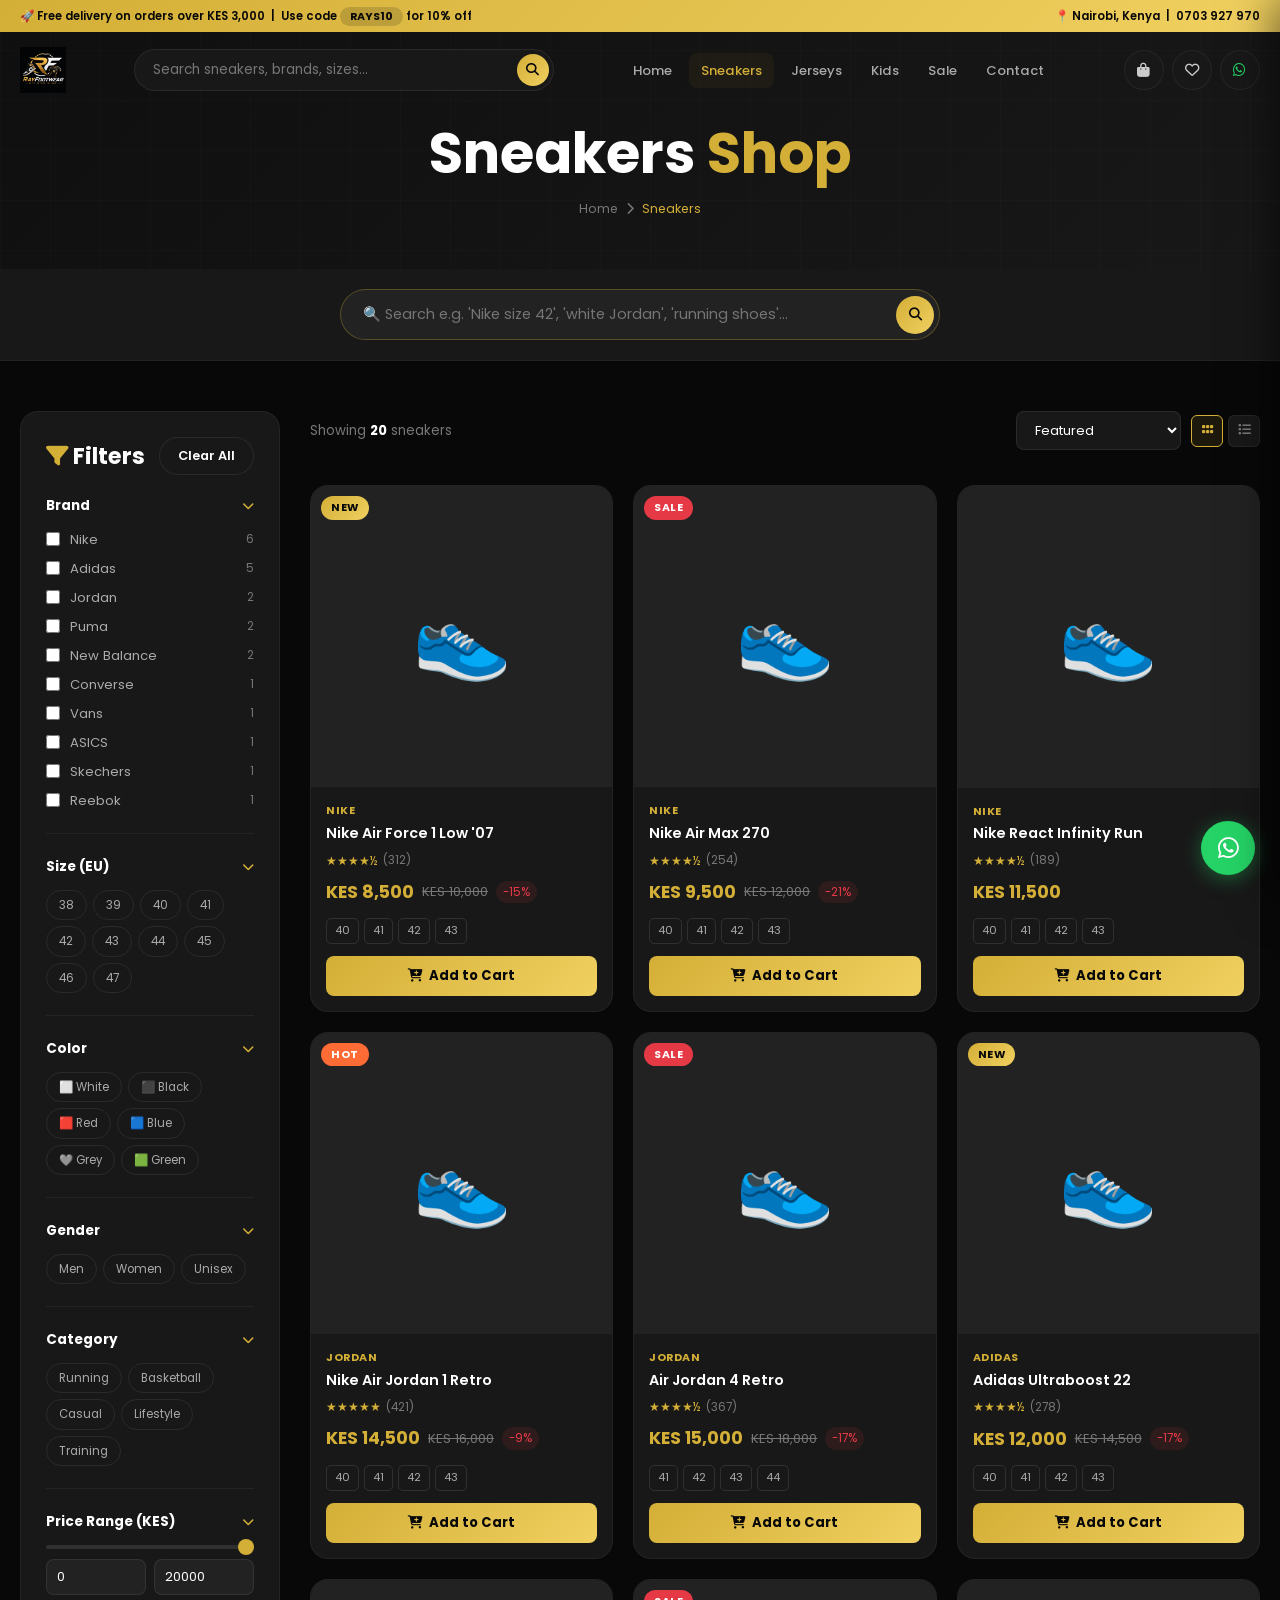
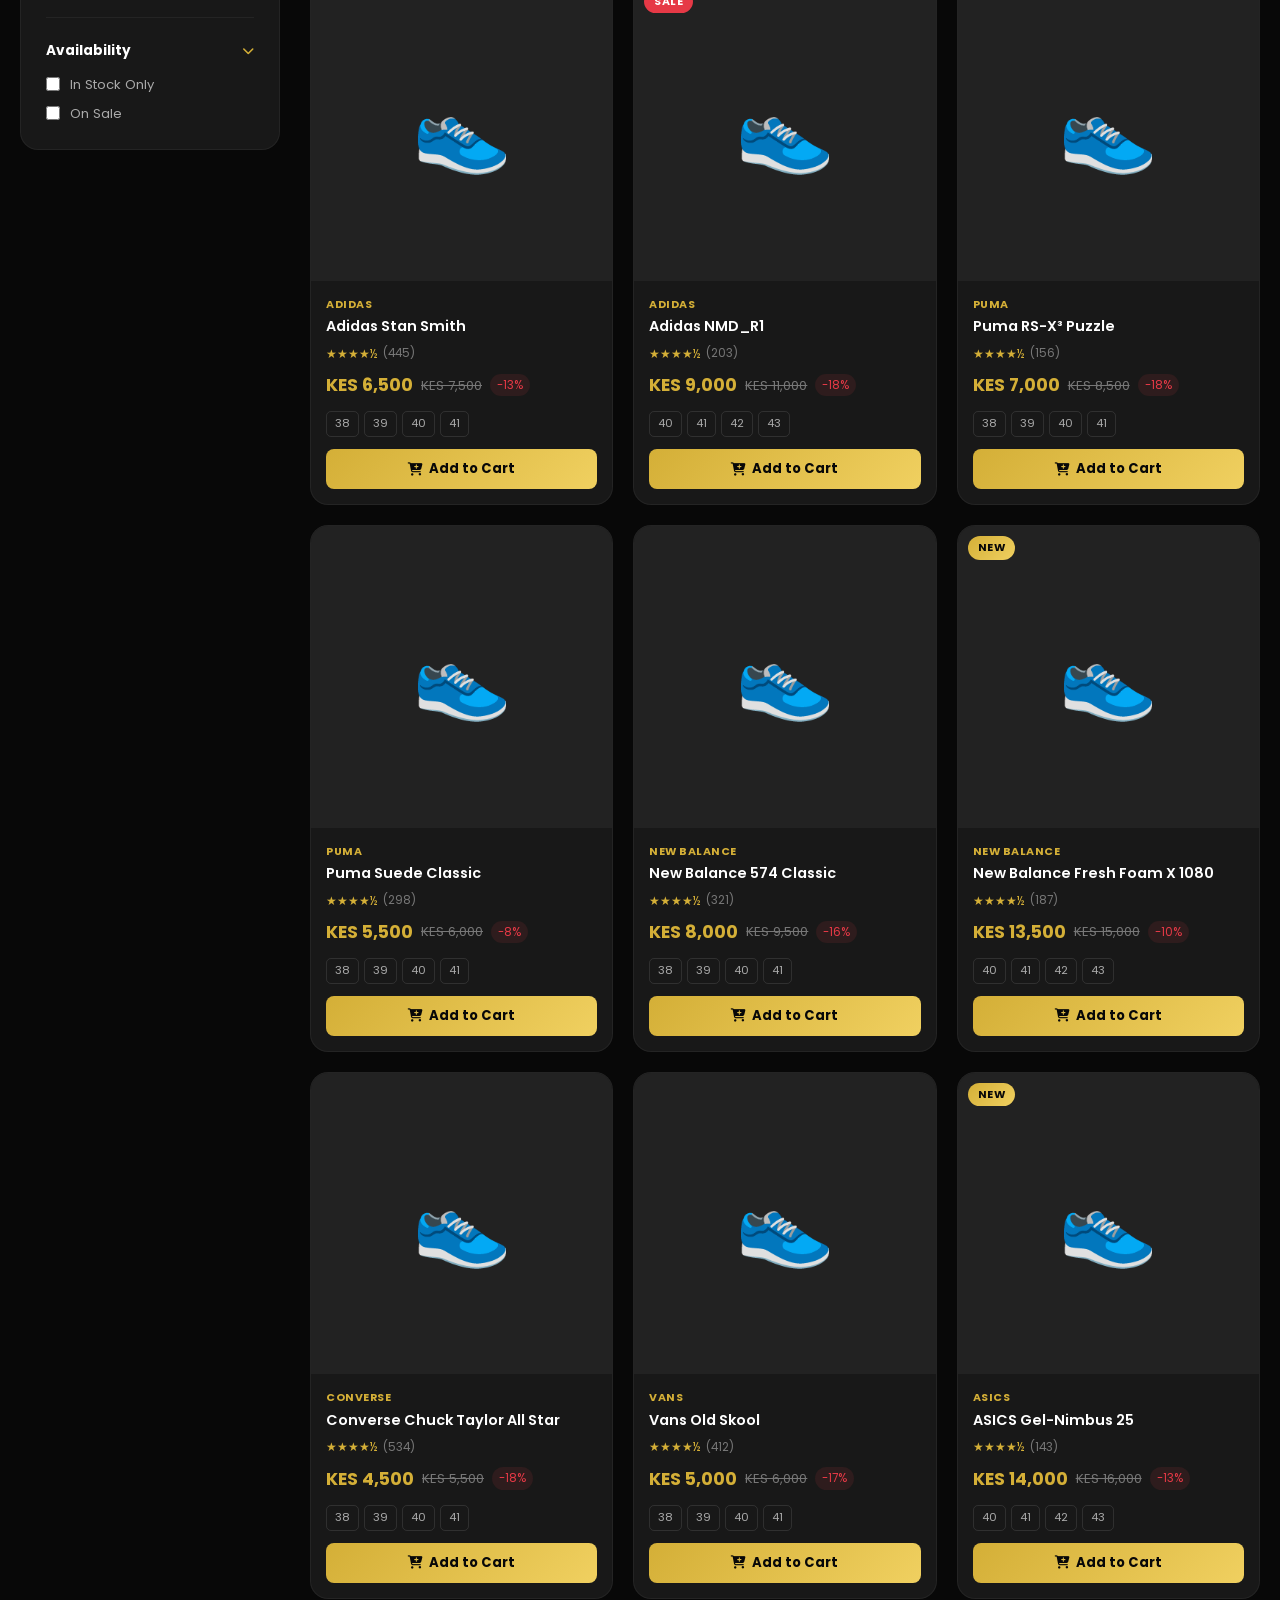
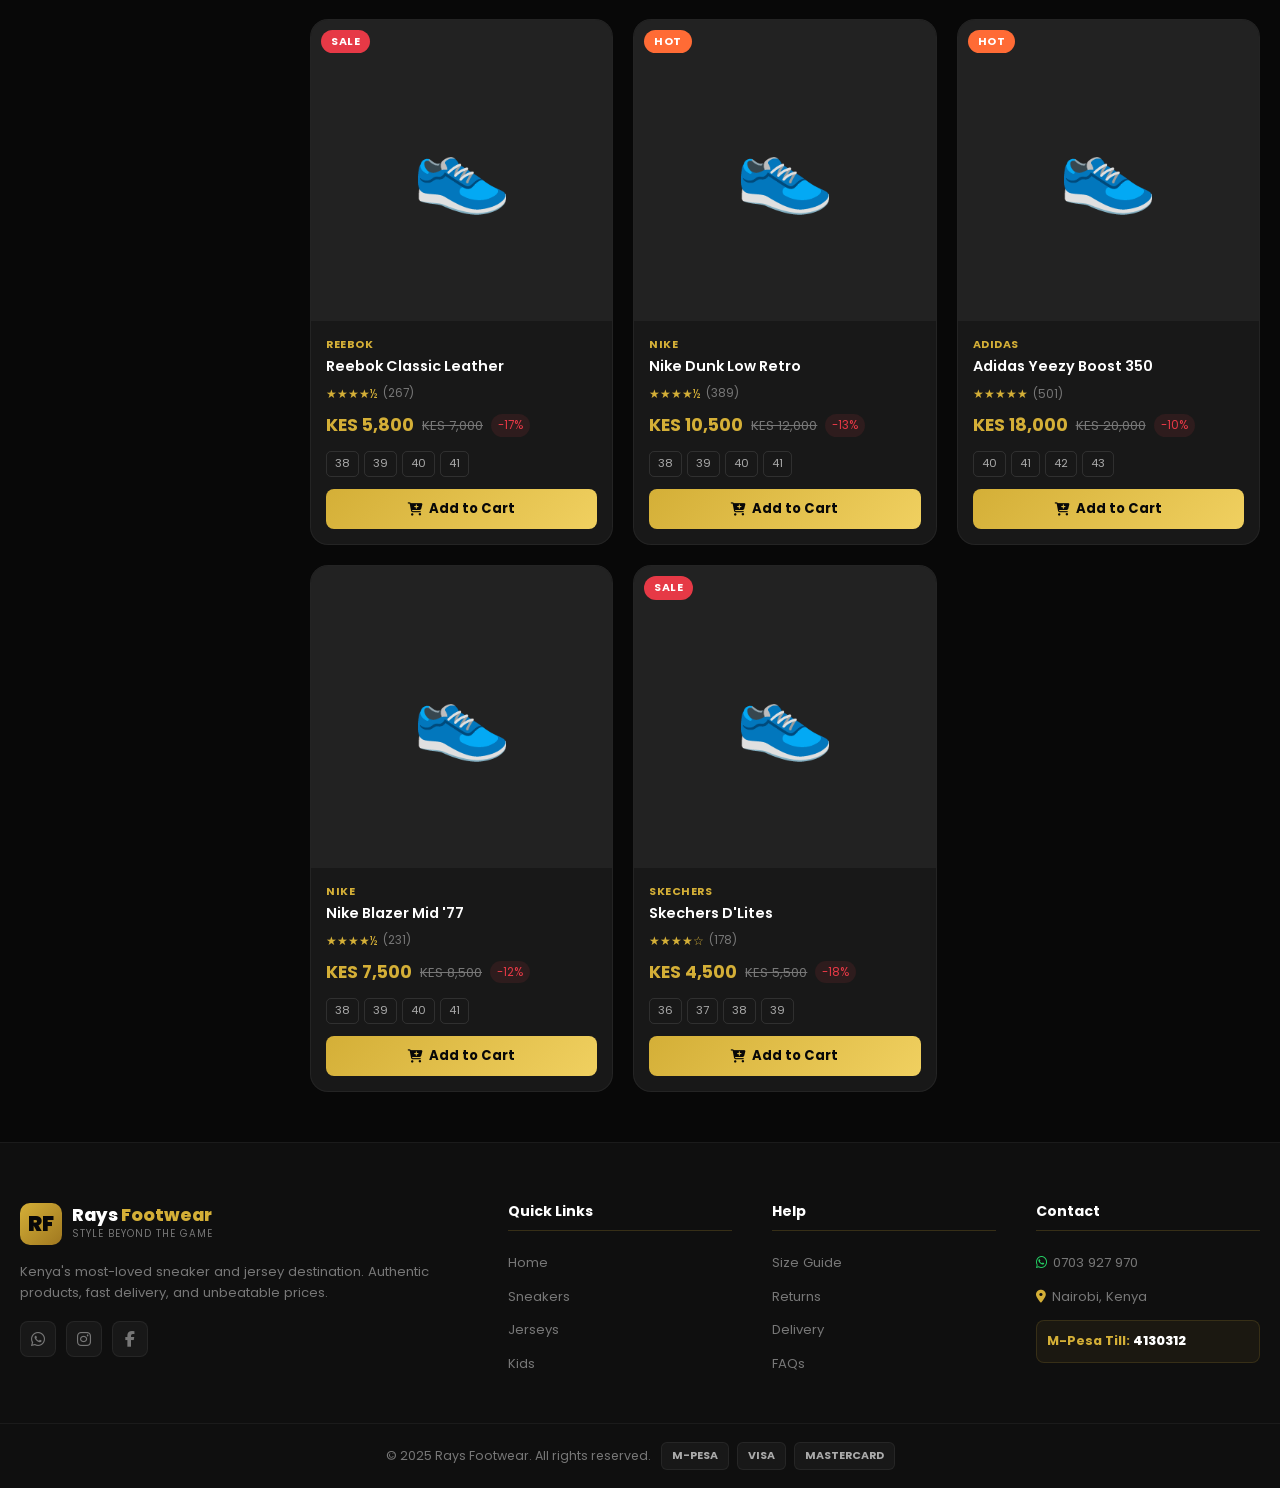
<file: rays/sneakers.html>
﻿<!DOCTYPE html>
<html lang="en">
<head>
  <meta charset="UTF-8"/>
  <meta name="viewport" content="width=device-width, initial-scale=1.0"/>
  <title>Sneakers — Rays Footwear</title>
  <meta name="description" content="Shop the latest sneakers from Nike, Adidas, Jordan, Puma and more. Free delivery on orders over KES 3,000."/>
  <link rel="preconnect" href="https://fonts.googleapis.com"/>
  <link rel="preconnect" href="https://fonts.gstatic.com" crossorigin/>
  <link href="https://fonts.googleapis.com/css2?family=Poppins:wght@400;500;600;700;800;900&family=Bebas+Neue&display=swap" rel="stylesheet"/>
  <link rel="stylesheet" href="https://cdnjs.cloudflare.com/ajax/libs/font-awesome/6.5.0/css/all.min.css"/>
  <link rel="stylesheet" href="css/style.css"/>
</head>
<body>

<!-- NAVBAR -->
<nav class="navbar" id="navbar">
  <div class="nav-top">
    <p>🚀 Free delivery on orders over KES 3,000 &nbsp;|&nbsp; Use code <span class="promo-tag">RAYS10</span> for 10% off</p>
    <p style="color:var(--black)">📍 Nairobi, Kenya &nbsp;|&nbsp; 0703 927 970</p>
  </div>
  <div class="nav-main">
    <a href="index.html" class="nav-logo" style="gap:0">
      <img src="images/logo.png" alt="Rays Footwear" style="height:46px;width:auto;object-fit:contain;" onerror="this.style.display='none';this.nextElementSibling.style.display='flex'"/>
      <div style="display:none;align-items:center;gap:8px;">
        <div class="logo-mark">RF</div>
        <div><div class="logo-text">Rays <span>Footwear</span></div><div class="logo-sub">Style Beyond the Game</div></div>
      </div>
    </a>
    <div class="nav-search">
      <input type="text" id="navSearch" placeholder="Search sneakers, brands, sizes..." autocomplete="off" oninput="onNavSearchInput(this.value)" onkeypress="if(event.key==='Enter')onNavSearchInput(this.value)"/>
      <button class="search-btn" onclick="onNavSearchInput(document.getElementById('navSearch').value)"><i class="fa fa-search"></i></button>
      <div class="search-results-dropdown" id="navSearchDropdown" style="display:none"></div>
    </div>
    <nav class="nav-menu" id="navMenu">
      <a href="index.html" data-key="home">Home</a>
      <a href="sneakers.html" data-key="sneakers" class="active">Sneakers</a>
      <a href="jerseys.html" data-key="jerseys">Jerseys</a>
      <a href="kids.html" data-key="kids">Kids</a>
      <a href="sneakers.html#sale" data-key="sale">Sale</a>
      <a href="index.html#contact" data-key="contact">Contact</a>
    </nav>
    <div class="nav-actions">
      <button class="nav-icon-btn" onclick="openCart()" title="Cart">
        <i class="fa fa-shopping-bag"></i>
        <span class="badge-count cart-badge" style="display:none">0</span>
      </button>
      <button class="nav-icon-btn" title="Wishlist"><i class="far fa-heart"></i></button>
      <a href="https://wa.me/254703927970" target="_blank" class="nav-icon-btn" style="color:#25d366"><i class="fab fa-whatsapp"></i></a>
    </div>
    <button class="nav-toggle" id="navToggle" aria-label="Menu"><span></span><span></span><span></span></button>
  </div>
</nav>

<!-- PAGE HEADER -->
<div class="page-header">
  <div class="container">
    <h1>Sneakers <span class="gold">Shop</span></h1>
    <div class="breadcrumb">
      <a href="index.html">Home</a>
      <span class="sep"><i class="fa fa-chevron-right"></i></span>
      <span class="cur">Sneakers</span>
    </div>
  </div>
</div>

<!-- SEARCH BAR -->
<div style="background:var(--dark2);padding:20px 0;border-bottom:1px solid rgba(255,255,255,0.05)">
  <div class="container">
    <div style="position:relative;max-width:600px;margin:0 auto">
      <input type="text" id="shopSearch" placeholder="🔍 Search e.g. 'Nike size 42', 'white Jordan', 'running shoes'..." autocomplete="off"
        style="width:100%;background:var(--dark3);border:1px solid rgba(212,175,55,0.3);border-radius:50px;padding:14px 50px 14px 22px;color:var(--white);font-size:0.9rem;font-family:var(--font)"/>
      <button onclick="document.getElementById('shopSearch').dispatchEvent(new Event('input'))"
        style="position:absolute;right:6px;top:50%;transform:translateY(-50%);background:linear-gradient(135deg,var(--gold),var(--gold2));border:none;width:38px;height:38px;border-radius:50%;cursor:pointer;color:var(--black)">
        <i class="fa fa-search"></i>
      </button>
      <div class="search-results-dropdown" id="shopSearchDropdown" style="display:none"></div>
    </div>
  </div>
</div>

<!-- SHOP LAYOUT -->
<section class="sec-sm">
  <div class="container">
    <div class="shop-layout">
      <!-- FILTERS SIDEBAR -->
      <aside class="filters-sidebar">
        <div style="display:flex;justify-content:space-between;align-items:center;margin-bottom:20px">
          <h3 style="color:var(--white)"><i class="fa fa-filter" style="color:var(--gold)"></i> Filters</h3>
          <button id="clearFilters" class="btn btn-dark btn-sm">Clear All</button>
        </div>

        <!-- Brand -->
        <div class="filter-section">
          <div class="filter-title">Brand <i class="fa fa-chevron-down"></i></div>
          <div class="filter-options">
            <label class="filter-check"><input type="checkbox" data-filter-brand value="Nike"/> Nike <span class="count">6</span></label>
            <label class="filter-check"><input type="checkbox" data-filter-brand value="Adidas"/> Adidas <span class="count">5</span></label>
            <label class="filter-check"><input type="checkbox" data-filter-brand value="Jordan"/> Jordan <span class="count">2</span></label>
            <label class="filter-check"><input type="checkbox" data-filter-brand value="Puma"/> Puma <span class="count">2</span></label>
            <label class="filter-check"><input type="checkbox" data-filter-brand value="New Balance"/> New Balance <span class="count">2</span></label>
            <label class="filter-check"><input type="checkbox" data-filter-brand value="Converse"/> Converse <span class="count">1</span></label>
            <label class="filter-check"><input type="checkbox" data-filter-brand value="Vans"/> Vans <span class="count">1</span></label>
            <label class="filter-check"><input type="checkbox" data-filter-brand value="ASICS"/> ASICS <span class="count">1</span></label>
            <label class="filter-check"><input type="checkbox" data-filter-brand value="Skechers"/> Skechers <span class="count">1</span></label>
            <label class="filter-check"><input type="checkbox" data-filter-brand value="Reebok"/> Reebok <span class="count">1</span></label>
          </div>
        </div>

        <!-- Size -->
        <div class="filter-section">
          <div class="filter-title">Size (EU) <i class="fa fa-chevron-down"></i></div>
          <div class="filter-chips">
            <span class="filter-chip" data-filter-size="38">38</span>
            <span class="filter-chip" data-filter-size="39">39</span>
            <span class="filter-chip" data-filter-size="40">40</span>
            <span class="filter-chip" data-filter-size="41">41</span>
            <span class="filter-chip" data-filter-size="42">42</span>
            <span class="filter-chip" data-filter-size="43">43</span>
            <span class="filter-chip" data-filter-size="44">44</span>
            <span class="filter-chip" data-filter-size="45">45</span>
            <span class="filter-chip" data-filter-size="46">46</span>
            <span class="filter-chip" data-filter-size="47">47</span>
          </div>
        </div>

        <!-- Color -->
        <div class="filter-section">
          <div class="filter-title">Color <i class="fa fa-chevron-down"></i></div>
          <div class="filter-chips">
            <span class="filter-chip" data-filter-color="White">⬜ White</span>
            <span class="filter-chip" data-filter-color="Black">⬛ Black</span>
            <span class="filter-chip" data-filter-color="Red">🟥 Red</span>
            <span class="filter-chip" data-filter-color="Blue">🟦 Blue</span>
            <span class="filter-chip" data-filter-color="Grey">🩶 Grey</span>
            <span class="filter-chip" data-filter-color="Green">🟩 Green</span>
          </div>
        </div>

        <!-- Gender -->
        <div class="filter-section">
          <div class="filter-title">Gender <i class="fa fa-chevron-down"></i></div>
          <div class="filter-chips">
            <span class="filter-chip" data-filter-gender="Men">Men</span>
            <span class="filter-chip" data-filter-gender="Women">Women</span>
            <span class="filter-chip" data-filter-gender="Unisex">Unisex</span>
          </div>
        </div>

        <!-- Category -->
        <div class="filter-section">
          <div class="filter-title">Category <i class="fa fa-chevron-down"></i></div>
          <div class="filter-chips">
            <span class="filter-chip" data-filter-subcat="Running">Running</span>
            <span class="filter-chip" data-filter-subcat="Basketball">Basketball</span>
            <span class="filter-chip" data-filter-subcat="Casual">Casual</span>
            <span class="filter-chip" data-filter-subcat="Lifestyle">Lifestyle</span>
            <span class="filter-chip" data-filter-subcat="Training">Training</span>
          </div>
        </div>

        <!-- Price -->
        <div class="filter-section">
          <div class="filter-title">Price Range (KES) <i class="fa fa-chevron-down"></i></div>
          <div class="price-range">
            <input type="range" id="priceRange" min="0" max="20000" value="20000" step="500"/>
            <div class="price-inputs">
              <input type="number" id="priceMin" placeholder="Min" value="0"/>
              <input type="number" id="priceMax" placeholder="Max" value="20000"/>
            </div>
          </div>
        </div>

        <!-- Availability -->
        <div class="filter-section">
          <div class="filter-title">Availability <i class="fa fa-chevron-down"></i></div>
          <div class="filter-options">
            <label class="filter-check"><input type="checkbox" id="filterInStock"/> In Stock Only</label>
            <label class="filter-check"><input type="checkbox" id="filterOnSale"/> On Sale</label>
          </div>
        </div>
      </aside>

      <!-- MAIN CONTENT -->
      <div>
        <!-- Toolbar -->
        <div class="shop-toolbar">
          <div class="results">Showing <strong id="resultsCount">0</strong> sneakers</div>
          <div style="display:flex;gap:10px;align-items:center">
            <select id="sortSelect" class="sort-select">
              <option value="default">Featured</option>
              <option value="price-asc">Price: Low to High</option>
              <option value="price-desc">Price: High to Low</option>
              <option value="rating">Best Rating</option>
              <option value="reviews">Best Sellers</option>
              <option value="newest">Newest</option>
            </select>
            <div class="view-btns">
              <button class="view-btn active" title="Grid"><i class="fa fa-grip"></i></button>
              <button class="view-btn" title="List"><i class="fa fa-list"></i></button>
            </div>
          </div>
        </div>
        <!-- Active filters -->
        <div class="active-filters" id="activeFiltersRow"></div>
        <!-- Products Grid -->
        <div class="products-grid" id="productsGrid"></div>
      </div>
    </div>
  </div>
</section>

<!-- FOOTER -->
<footer id="contact">
  <div class="footer-top">
    <div class="container">
      <div class="footer-grid">
        <div class="footer-col footer-brand">
          <div class="nav-logo" style="margin-bottom:16px"><div class="logo-mark">RF</div><div><div class="logo-text">Rays <span>Footwear</span></div><div class="logo-sub">Style Beyond the Game</div></div></div>
          <p>Kenya's most-loved sneaker and jersey destination. Authentic products, fast delivery, and unbeatable prices.</p>
          <div class="social-row" style="margin-top:16px">
            <a href="https://wa.me/254703927970" class="social-btn"><i class="fab fa-whatsapp"></i></a>
            <a href="#" class="social-btn"><i class="fab fa-instagram"></i></a>
            <a href="#" class="social-btn"><i class="fab fa-facebook-f"></i></a>
          </div>
        </div>
        <div class="footer-col"><h4>Quick Links</h4><ul>
          <li><a href="index.html">Home</a></li><li><a href="sneakers.html">Sneakers</a></li>
          <li><a href="jerseys.html">Jerseys</a></li><li><a href="kids.html">Kids</a></li></ul>
        </div>
        <div class="footer-col"><h4>Help</h4><ul>
          <li><a href="#">Size Guide</a></li><li><a href="#">Returns</a></li>
          <li><a href="#">Delivery</a></li><li><a href="#">FAQs</a></li></ul>
        </div>
        <div class="footer-col"><h4>Contact</h4><ul>
          <li><a href="https://wa.me/254703927970"><i class="fab fa-whatsapp" style="color:#25d366;margin-right:6px"></i>0703 927 970</a></li>
          <li><a href="#"><i class="fa fa-map-marker-alt" style="color:var(--gold);margin-right:6px"></i>Nairobi, Kenya</a></li>
        </ul>
        <div style="margin-top:12px;padding:10px;background:rgba(212,175,55,0.06);border:1px solid rgba(212,175,55,0.15);border-radius:8px;font-size:0.8rem">
          <span style="color:var(--gold);font-weight:700">M-Pesa Till: </span><span style="color:var(--white);font-weight:800">4130312</span>
        </div></div>
      </div>
    </div>
  </div>
  <div class="footer-bottom">
    <div class="container" style="display:flex;justify-content:space-between;align-items:center;flex-wrap:wrap;gap:10px">
      <p>© 2025 Rays Footwear. All rights reserved.</p>
      <div class="payment-icons"><span class="pay-icon">M-PESA</span><span class="pay-icon">VISA</span><span class="pay-icon">MASTERCARD</span></div>
    </div>
  </div>
</footer>

<a href="https://wa.me/254703927970?text=Hi%20Rays%20Footwear!%20I%20want%20to%20place%20an%20order." target="_blank" class="wa-float"><i class="fa-brands fa-whatsapp"></i></a>
<div class="toast" id="toast"><div class="toast-icon" id="toastIcon"></div><div class="toast-text"><div class="title" id="toastTitle"></div><div class="msg" id="toastMsg"></div></div></div>
<div class="cart-overlay" id="cartOverlay" onclick="closeCart()"></div>
<div class="cart-drawer" id="cartDrawer">
  <div class="cart-header"><h3>🛒 Your Cart</h3><button class="cart-close" onclick="closeCart()"><i class="fa fa-times"></i></button></div>
  <div class="cart-items" id="cartItems"></div>
  <div class="cart-footer">
    <div class="cart-summary">
      <div class="cart-row"><span>Subtotal</span><span id="cartSubtotal">KES 0</span></div>
      <div class="cart-row"><span>Delivery</span><span id="cartDelivery">KES 200</span></div>
      <div class="cart-row total"><span>Total</span><span class="amount" id="cartTotal">KES 0</span></div>
    </div>
    <a href="checkout.html" class="btn btn-gold" style="width:100%;justify-content:center">Checkout <i class="fa fa-arrow-right"></i></a>
    <button onclick="closeCart()" class="btn btn-dark" style="width:100%;justify-content:center;margin-top:8px">Continue Shopping</button>
  </div>
</div>

<script src="js/store.js"></script>
<script>
  document.addEventListener('DOMContentLoaded', () => {
    initSearch('navSearch', 'navSearchDropdown');
    initSearch('shopSearch', 'shopSearchDropdown');
    initFilterPage('sneakers');
    // Auto-apply search from URL query param
    const q = new URLSearchParams(window.location.search).get('q');
    if (q) {
      const inp = document.getElementById('shopSearch');
      if (inp) { inp.value = q; onNavSearchInput(q); }
    }
  });

  function onNavSearchInput(val) {
    if (!val.trim()) { document.getElementById('navSearchDropdown').style.display='none'; return; }
    const results = searchProducts(val);
    renderSearchDropdown(results, 'navSearchDropdown');
  }
</script>
</body>
</html>
</file>
<file: rays/css/style.css>
/* ===== RAYS FOOTWEAR — STYLE BEYOND THE GAME ===== */
:root {
  --black: #080808;
  --dark: #0f0f0f;
  --dark2: #181818;
  --dark3: #222222;
  --dark4: #2a2a2a;
  --gold: #d4af37;
  --gold2: #f0d060;
  --gold3: #a07820;
  --white: #ffffff;
  --gray: #777777;
  --gray2: #aaaaaa;
  --gray3: #cccccc;
  --red: #e63946;
  --green: #2ecc71;
  --blue: #3a86ff;
  --font: 'Poppins', sans-serif;
  --font2: 'Bebas Neue', cursive;
  --radius: 10px;
  --radius2: 18px;
  --shadow: 0 4px 24px rgba(212,175,55,0.12);
  --shadow2: 0 8px 40px rgba(0,0,0,0.6);
  --transition: all 0.28s ease;
  --max: 1280px;
}
*,*::before,*::after{box-sizing:border-box;margin:0;padding:0;}
html{scroll-behavior:smooth;font-size:16px;}
body{font-family:var(--font);background:var(--black);color:var(--white);line-height:1.6;overflow-x:hidden;}
img{max-width:100%;display:block;}
a{text-decoration:none;color:inherit;}
ul{list-style:none;}
button{cursor:pointer;border:none;outline:none;font-family:var(--font);}
input,textarea,select{font-family:var(--font);outline:none;}
h1,h2,h3,h4,h5{font-weight:700;line-height:1.2;}
h1{font-size:clamp(2rem,5vw,3.5rem);}
h2{font-size:clamp(1.5rem,3.5vw,2.4rem);}
h3{font-size:clamp(1rem,2.5vw,1.4rem);}
p{color:var(--gray3);font-size:0.93rem;}

/* LAYOUT */
.container{max-width:var(--max);margin:0 auto;padding:0 20px;}
.sec{padding:80px 0;}
.sec-sm{padding:50px 0;}
.gold{color:var(--gold);}
.center{text-align:center;}
.flex{display:flex;align-items:center;}
.grid{display:grid;}

/* SECTION TITLE */
.sec-title{text-align:center;margin-bottom:50px;}
.sec-title .tag{display:inline-block;background:rgba(212,175,55,0.1);color:var(--gold);font-size:0.72rem;font-weight:700;text-transform:uppercase;letter-spacing:2px;padding:5px 16px;border-radius:50px;border:1px solid rgba(212,175,55,0.25);margin-bottom:12px;}
.sec-title h2{color:var(--white);margin-bottom:10px;}
.sec-title p{color:var(--gray);max-width:580px;margin:0 auto;}
.divider{width:50px;height:3px;background:linear-gradient(90deg,var(--gold),var(--gold2));margin:14px auto;border-radius:2px;}

/* BUTTONS */
.btn{display:inline-flex;align-items:center;gap:8px;padding:13px 26px;border-radius:50px;font-size:0.88rem;font-weight:600;transition:var(--transition);white-space:nowrap;cursor:pointer;border:none;font-family:var(--font);}
.btn-gold{background:linear-gradient(135deg,var(--gold),var(--gold2));color:var(--black);}
.btn-gold:hover{transform:translateY(-2px);box-shadow:0 6px 24px rgba(212,175,55,0.45);}
.btn-outline{border:2px solid var(--gold);color:var(--gold);background:transparent;}
.btn-outline:hover{background:var(--gold);color:var(--black);transform:translateY(-2px);}
.btn-dark{background:var(--dark2);color:var(--white);border:1px solid rgba(255,255,255,0.08);}
.btn-dark:hover{border-color:var(--gold);color:var(--gold);}
.btn-red{background:var(--red);color:var(--white);}
.btn-sm{padding:9px 18px;font-size:0.8rem;}
.btn-lg{padding:16px 34px;font-size:1rem;}
.btn-icon{width:40px;height:40px;padding:0;justify-content:center;border-radius:50%;}

/* BADGES */
.badge{display:inline-block;padding:3px 10px;border-radius:50px;font-size:0.68rem;font-weight:700;text-transform:uppercase;letter-spacing:0.5px;}
.badge-new{background:linear-gradient(135deg,var(--gold),var(--gold2));color:var(--black);}
.badge-sale{background:var(--red);color:var(--white);}
.badge-hot{background:#ff6b35;color:var(--white);}
.badge-sold{background:var(--dark4);color:var(--gray);}
.badge-stock{background:rgba(46,204,113,0.15);color:var(--green);border:1px solid rgba(46,204,113,0.3);}

/* ===== NAVBAR ===== */
.navbar{position:fixed;top:0;left:0;right:0;z-index:1000;padding:0;transition:var(--transition);}
.navbar.scrolled{background:rgba(8,8,8,0.97);backdrop-filter:blur(12px);box-shadow:0 2px 20px rgba(0,0,0,0.5);}
.nav-top{background:linear-gradient(135deg,var(--gold),var(--gold2));padding:7px 20px;display:flex;align-items:center;justify-content:space-between;}
.nav-top p{color:var(--black);font-size:0.72rem;font-weight:600;}
.nav-top .promo-tag{background:rgba(0,0,0,0.15);color:var(--black);padding:2px 10px;border-radius:50px;font-size:0.68rem;font-weight:700;}
.nav-main{max-width:var(--max);margin:0 auto;padding:15px 20px;display:flex;align-items:center;justify-content:space-between;gap:20px;}
.nav-logo{display:flex;align-items:center;gap:10px;}
.nav-logo .logo-mark{width:42px;height:42px;background:linear-gradient(135deg,var(--gold),var(--gold3));border-radius:10px;display:flex;align-items:center;justify-content:center;font-size:1.3rem;font-weight:900;color:var(--black);}
.nav-logo .logo-text{font-size:1.1rem;font-weight:800;line-height:1.1;}
.nav-logo .logo-text span{color:var(--gold);}
.nav-logo .logo-sub{font-size:0.62rem;color:var(--gray);letter-spacing:1px;text-transform:uppercase;}
.nav-search{flex:1;max-width:420px;position:relative;}
.nav-search input{width:100%;background:var(--dark2);border:1px solid rgba(255,255,255,0.08);border-radius:50px;padding:10px 45px 10px 18px;color:var(--white);font-size:0.85rem;transition:var(--transition);}
.nav-search input:focus{border-color:var(--gold);background:rgba(212,175,55,0.05);}
.nav-search input::placeholder{color:var(--gray);}
.nav-search .search-btn{position:absolute;right:5px;top:50%;transform:translateY(-50%);background:linear-gradient(135deg,var(--gold),var(--gold2));border:none;width:32px;height:32px;border-radius:50%;cursor:pointer;color:var(--black);font-size:0.8rem;display:flex;align-items:center;justify-content:center;}
.nav-actions{display:flex;align-items:center;gap:8px;}
.nav-icon-btn{width:40px;height:40px;background:var(--dark2);border:1px solid rgba(255,255,255,0.06);border-radius:50%;display:flex;align-items:center;justify-content:center;color:var(--gray3);font-size:0.9rem;transition:var(--transition);position:relative;cursor:pointer;}
.nav-icon-btn:hover{border-color:var(--gold);color:var(--gold);}
.nav-icon-btn .badge-count{position:absolute;top:-3px;right:-3px;background:var(--red);color:var(--white);width:16px;height:16px;border-radius:50%;font-size:0.6rem;font-weight:700;display:flex;align-items:center;justify-content:center;}
.nav-menu{display:flex;align-items:center;gap:5px;}
.nav-menu a{color:var(--gray2);font-size:0.82rem;font-weight:500;padding:7px 12px;border-radius:8px;transition:var(--transition);}
.nav-menu a:hover,.nav-menu a.active{color:var(--gold);background:rgba(212,175,55,0.06);}
.nav-toggle{display:none;flex-direction:column;gap:5px;cursor:pointer;background:none;border:none;}
.nav-toggle span{display:block;width:24px;height:2px;background:var(--white);transition:var(--transition);}

/* ===== HERO ===== */
.hero{min-height:100vh;display:flex;align-items:center;position:relative;overflow:hidden;background:var(--black);}
.hero-bg{position:absolute;inset:0;background:radial-gradient(ellipse at 60% 50%,rgba(212,175,55,0.06) 0%,transparent 70%);}
.hero-grid-lines{position:absolute;inset:0;background-image:linear-gradient(rgba(212,175,55,0.025) 1px,transparent 1px),linear-gradient(90deg,rgba(212,175,55,0.025) 1px,transparent 1px);background-size:60px 60px;}
.hero-content{position:relative;z-index:2;max-width:var(--max);margin:0 auto;padding:100px 20px 60px;display:grid;grid-template-columns:1fr 1fr;gap:60px;align-items:center;}
.hero-tag{display:inline-flex;align-items:center;gap:8px;background:rgba(212,175,55,0.08);border:1px solid rgba(212,175,55,0.25);padding:7px 16px;border-radius:50px;font-size:0.72rem;color:var(--gold);font-weight:700;text-transform:uppercase;letter-spacing:1px;margin-bottom:20px;}
.hero-title{margin-bottom:20px;}
.hero-title .line1{color:var(--white);}
.hero-title .line2{color:var(--gold);}
.hero-desc{color:var(--gray);margin-bottom:32px;font-size:0.95rem;max-width:480px;}
.hero-btns{display:flex;gap:14px;flex-wrap:wrap;margin-bottom:40px;}
.hero-stats{display:flex;gap:30px;}
.hero-stat .num{font-size:1.8rem;font-weight:800;color:var(--gold);}
.hero-stat .lbl{font-size:0.72rem;color:var(--gray);}
.hero-visual{position:relative;}
.hero-card-float{background:var(--dark2);border:1px solid rgba(212,175,55,0.15);border-radius:var(--radius2);padding:20px;transition:var(--transition);}
.hero-card-float:hover{border-color:rgba(212,175,55,0.4);transform:translateY(-4px);}
.hero-cards-grid{display:grid;grid-template-columns:1fr 1fr;gap:14px;}
.flash-sale-strip{background:linear-gradient(135deg,var(--red),#c0392b);padding:10px 20px;display:flex;align-items:center;justify-content:space-between;font-size:0.82rem;}
.flash-sale-strip .timer{display:flex;gap:8px;}
.timer-box{background:rgba(0,0,0,0.3);padding:4px 10px;border-radius:6px;font-weight:700;font-size:0.9rem;}

/* ===== CATEGORIES ===== */
.categories-grid{display:grid;grid-template-columns:repeat(3,1fr);gap:20px;}
.cat-card{position:relative;border-radius:var(--radius2);overflow:hidden;cursor:pointer;aspect-ratio:4/3;background:var(--dark2);border:1px solid rgba(255,255,255,0.05);transition:var(--transition);}
.cat-card:hover{transform:translateY(-5px);border-color:rgba(212,175,55,0.3);}
.cat-card .cat-bg{position:absolute;inset:0;background:linear-gradient(135deg,var(--dark3),var(--dark2));display:flex;align-items:center;justify-content:center;font-size:5rem;}
.cat-card .cat-overlay{position:absolute;inset:0;background:linear-gradient(to top,rgba(0,0,0,0.85) 0%,transparent 60%);}
.cat-card .cat-info{position:absolute;bottom:0;left:0;right:0;padding:20px;}
.cat-card .cat-name{font-size:1.1rem;font-weight:700;color:var(--white);}
.cat-card .cat-count{font-size:0.78rem;color:var(--gold);}
.cat-card .cat-arrow{position:absolute;top:15px;right:15px;width:32px;height:32px;background:rgba(212,175,55,0.15);border-radius:50%;display:flex;align-items:center;justify-content:center;color:var(--gold);font-size:0.8rem;transition:var(--transition);}
.cat-card:hover .cat-arrow{background:var(--gold);color:var(--black);}

/* ===== PRODUCT CARDS ===== */
.products-grid{display:grid;grid-template-columns:repeat(auto-fill,minmax(240px,1fr));gap:20px;}
.product-card{background:var(--dark2);border:1px solid rgba(255,255,255,0.05);border-radius:var(--radius2);overflow:hidden;transition:var(--transition);cursor:pointer;position:relative;}
.product-card:hover{border-color:rgba(212,175,55,0.3);transform:translateY(-4px);box-shadow:var(--shadow);}
.product-img{position:relative;aspect-ratio:1;background:var(--dark3);display:flex;align-items:center;justify-content:center;overflow:hidden;font-size:5rem;}
.product-img img{width:100%;height:100%;object-fit:cover;transition:transform 0.4s ease;}
.product-card:hover .product-img img{transform:scale(1.06);}
.product-img .img-emoji{font-size:5rem;}
.product-badges{position:absolute;top:10px;left:10px;display:flex;flex-direction:column;gap:5px;}
.product-actions{position:absolute;top:10px;right:10px;display:flex;flex-direction:column;gap:6px;opacity:0;transform:translateX(10px);transition:var(--transition);}
.product-card:hover .product-actions{opacity:1;transform:translateX(0);}
.product-action-btn{width:34px;height:34px;background:rgba(8,8,8,0.85);border:1px solid rgba(255,255,255,0.1);border-radius:50%;display:flex;align-items:center;justify-content:center;color:var(--white);font-size:0.82rem;cursor:pointer;transition:var(--transition);}
.product-action-btn:hover{background:var(--gold);color:var(--black);border-color:var(--gold);}
.product-action-btn.wishlisted{background:var(--red);color:var(--white);border-color:var(--red);}
.product-info{padding:15px;}
.product-brand{font-size:0.68rem;color:var(--gold);font-weight:700;text-transform:uppercase;letter-spacing:0.5px;margin-bottom:4px;}
.product-name{color:var(--white);font-size:0.9rem;font-weight:600;margin-bottom:8px;line-height:1.3;}
.product-rating{display:flex;align-items:center;gap:5px;margin-bottom:8px;}
.stars{color:var(--gold);font-size:0.75rem;}
.rating-count{color:var(--gray);font-size:0.72rem;}
.product-price{display:flex;align-items:center;gap:8px;margin-bottom:12px;}
.price-current{font-size:1.1rem;font-weight:700;color:var(--gold);}
.price-old{font-size:0.82rem;color:var(--gray);text-decoration:line-through;}
.price-discount{font-size:0.72rem;background:rgba(230,57,70,0.1);color:var(--red);padding:2px 7px;border-radius:50px;}
.product-sizes{display:flex;gap:5px;flex-wrap:wrap;margin-bottom:12px;}
.size-chip{padding:3px 8px;border:1px solid rgba(255,255,255,0.1);border-radius:5px;font-size:0.7rem;color:var(--gray2);transition:var(--transition);cursor:pointer;}
.size-chip:hover,.size-chip.selected{border-color:var(--gold);color:var(--gold);background:rgba(212,175,55,0.08);}
.size-chip.out{border-color:rgba(255,255,255,0.04);color:rgba(255,255,255,0.2);cursor:not-allowed;text-decoration:line-through;}
.add-to-cart{width:100%;background:linear-gradient(135deg,var(--gold),var(--gold2));color:var(--black);border:none;border-radius:8px;padding:10px;font-weight:700;font-size:0.82rem;cursor:pointer;transition:var(--transition);font-family:var(--font);display:flex;align-items:center;justify-content:center;gap:6px;}
.add-to-cart:hover{transform:translateY(-1px);box-shadow:0 4px 16px rgba(212,175,55,0.4);}

/* ===== FILTERS SIDEBAR ===== */
.shop-layout{display:grid;grid-template-columns:260px 1fr;gap:30px;align-items:start;}
.filters-sidebar{background:var(--dark2);border:1px solid rgba(255,255,255,0.05);border-radius:var(--radius2);padding:25px;position:sticky;top:90px;}
.filter-section{margin-bottom:22px;padding-bottom:22px;border-bottom:1px solid rgba(255,255,255,0.05);}
.filter-section:last-child{border-bottom:none;margin-bottom:0;padding-bottom:0;}
.filter-title{color:var(--white);font-size:0.85rem;font-weight:700;margin-bottom:12px;display:flex;align-items:center;justify-content:space-between;cursor:pointer;}
.filter-title i{color:var(--gold);font-size:0.75rem;transition:var(--transition);}
.filter-options{display:flex;flex-direction:column;gap:8px;}
.filter-check{display:flex;align-items:center;gap:10px;cursor:pointer;font-size:0.82rem;color:var(--gray2);transition:var(--transition);}
.filter-check:hover{color:var(--gold);}
.filter-check input{accent-color:var(--gold);width:14px;height:14px;}
.filter-check .count{margin-left:auto;color:var(--gray);font-size:0.72rem;}
.filter-chips{display:flex;flex-wrap:wrap;gap:6px;}
.filter-chip{padding:5px 12px;border:1px solid rgba(255,255,255,0.08);border-radius:50px;font-size:0.72rem;color:var(--gray2);cursor:pointer;transition:var(--transition);}
.filter-chip:hover,.filter-chip.active{border-color:var(--gold);color:var(--gold);background:rgba(212,175,55,0.08);}
.price-range{display:flex;flex-direction:column;gap:10px;}
.price-inputs{display:grid;grid-template-columns:1fr 1fr;gap:8px;}
.price-inputs input{background:var(--dark3);border:1px solid rgba(255,255,255,0.08);border-radius:8px;padding:8px 10px;color:var(--white);font-size:0.8rem;width:100%;}
.price-inputs input:focus{border-color:var(--gold);}
input[type=range]{-webkit-appearance:none;width:100%;height:4px;background:linear-gradient(90deg,var(--gold) 0%,rgba(255,255,255,0.1) 0%);border-radius:2px;outline:none;}
input[type=range]::-webkit-slider-thumb{-webkit-appearance:none;width:16px;height:16px;border-radius:50%;background:var(--gold);cursor:pointer;}

/* ===== SHOP TOOLBAR ===== */
.shop-toolbar{display:flex;align-items:center;justify-content:space-between;margin-bottom:20px;flex-wrap:wrap;gap:12px;}
.shop-toolbar .results{color:var(--gray);font-size:0.83rem;}
.shop-toolbar .results strong{color:var(--white);}
.sort-select{background:var(--dark2);border:1px solid rgba(255,255,255,0.08);border-radius:8px;padding:8px 14px;color:var(--white);font-size:0.82rem;cursor:pointer;}
.view-btns{display:flex;gap:5px;}
.view-btn{width:32px;height:32px;background:var(--dark2);border:1px solid rgba(255,255,255,0.06);border-radius:6px;display:flex;align-items:center;justify-content:center;color:var(--gray);font-size:0.8rem;cursor:pointer;transition:var(--transition);}
.view-btn.active{background:rgba(212,175,55,0.1);border-color:var(--gold);color:var(--gold);}
.active-filters{display:flex;gap:8px;flex-wrap:wrap;margin-bottom:15px;}
.active-filter{display:flex;align-items:center;gap:6px;background:rgba(212,175,55,0.1);border:1px solid rgba(212,175,55,0.25);color:var(--gold);font-size:0.75rem;padding:4px 12px;border-radius:50px;}
.active-filter button{background:none;border:none;color:var(--gold);cursor:pointer;font-size:0.75rem;padding:0;}

/* ===== JERSEY CUSTOMIZER ===== */
.jersey-customizer{display:grid;grid-template-columns:1fr 1fr;gap:40px;align-items:start;}
.jersey-preview-area{background:var(--dark2);border:1px solid rgba(212,175,55,0.15);border-radius:var(--radius2);padding:30px;text-align:center;position:sticky;top:90px;}
.jersey-canvas{width:100%;max-width:280px;margin:0 auto;position:relative;}
.jersey-svg{width:100%;height:auto;filter:drop-shadow(0 8px 24px rgba(0,0,0,0.5));}
.jersey-name-display{position:absolute;top:30%;left:50%;transform:translateX(-50%);color:white;font-size:1.2rem;font-weight:800;text-shadow:1px 1px 3px rgba(0,0,0,0.8);letter-spacing:2px;width:80%;text-align:center;}
.jersey-number-display{position:absolute;top:48%;left:50%;transform:translateX(-50%);color:white;font-size:2.5rem;font-weight:900;text-shadow:2px 2px 6px rgba(0,0,0,0.8);line-height:1;}
.customizer-options{background:var(--dark2);border:1px solid rgba(255,255,255,0.05);border-radius:var(--radius2);padding:25px;}
.custom-input{width:100%;background:var(--dark3);border:1px solid rgba(255,255,255,0.08);border-radius:var(--radius);padding:12px 15px;color:var(--white);font-size:0.9rem;transition:var(--transition);margin-top:8px;}
.custom-input:focus{border-color:var(--gold);}
.font-options{display:flex;gap:10px;flex-wrap:wrap;margin-top:8px;}
.font-opt{padding:8px 16px;border:1px solid rgba(255,255,255,0.08);border-radius:8px;cursor:pointer;transition:var(--transition);font-size:0.82rem;color:var(--gray2);}
.font-opt:hover,.font-opt.selected{border-color:var(--gold);color:var(--gold);background:rgba(212,175,55,0.06);}
.custom-fee-badge{background:rgba(212,175,55,0.1);border:1px solid rgba(212,175,55,0.25);border-radius:var(--radius);padding:12px 16px;margin-top:15px;display:flex;align-items:center;justify-content:space-between;}

/* ===== SEARCH RESULTS ===== */
.search-results-dropdown{position:absolute;top:calc(100% + 8px);left:0;right:0;background:var(--dark2);border:1px solid rgba(212,175,55,0.2);border-radius:var(--radius);z-index:500;max-height:400px;overflow-y:auto;box-shadow:var(--shadow2);}
.search-result-item{display:flex;align-items:center;gap:12px;padding:12px 15px;cursor:pointer;transition:var(--transition);}
.search-result-item:hover{background:rgba(212,175,55,0.06);}
.search-result-item .icon{width:40px;height:40px;background:var(--dark3);border-radius:8px;display:flex;align-items:center;justify-content:center;font-size:1.2rem;flex-shrink:0;}
.search-result-item .info .name{color:var(--white);font-size:0.85rem;font-weight:600;}
.search-result-item .info .meta{color:var(--gray);font-size:0.75rem;}
.search-result-item .price{color:var(--gold);font-weight:700;font-size:0.88rem;margin-left:auto;flex-shrink:0;}
.search-tags{display:flex;gap:6px;flex-wrap:wrap;padding:10px 15px;border-top:1px solid rgba(255,255,255,0.05);}
.search-tag{background:rgba(212,175,55,0.08);color:var(--gold);font-size:0.72rem;padding:3px 10px;border-radius:50px;cursor:pointer;}

/* ===== CART DRAWER ===== */
.cart-drawer{position:fixed;top:0;right:-420px;width:420px;height:100vh;background:var(--dark);border-left:1px solid rgba(255,255,255,0.06);z-index:2000;transition:right 0.35s ease;display:flex;flex-direction:column;box-shadow:-8px 0 40px rgba(0,0,0,0.5);}
.cart-drawer.open{right:0;}
.cart-overlay{position:fixed;inset:0;background:rgba(0,0,0,0.6);z-index:1999;display:none;}
.cart-overlay.show{display:block;}
.cart-header{padding:20px 25px;border-bottom:1px solid rgba(255,255,255,0.06);display:flex;align-items:center;justify-content:space-between;}
.cart-header h3{color:var(--white);}
.cart-close{background:var(--dark2);border:1px solid rgba(255,255,255,0.06);color:var(--gray3);width:34px;height:34px;border-radius:50%;cursor:pointer;display:flex;align-items:center;justify-content:center;transition:var(--transition);}
.cart-close:hover{border-color:var(--gold);color:var(--gold);}
.cart-items{flex:1;overflow-y:auto;padding:20px 25px;}
.cart-item{display:flex;gap:14px;padding:15px 0;border-bottom:1px solid rgba(255,255,255,0.05);}
.cart-item:last-child{border-bottom:none;}
.cart-item-img{width:70px;height:70px;background:var(--dark3);border-radius:10px;display:flex;align-items:center;justify-content:center;font-size:2rem;flex-shrink:0;overflow:hidden;}
.cart-item-info{flex:1;}
.cart-item-name{color:var(--white);font-size:0.85rem;font-weight:600;margin-bottom:3px;}
.cart-item-meta{color:var(--gray);font-size:0.75rem;margin-bottom:8px;}
.cart-item-price{color:var(--gold);font-weight:700;}
.qty-control{display:flex;align-items:center;gap:8px;}
.qty-btn{width:26px;height:26px;background:var(--dark3);border:1px solid rgba(255,255,255,0.08);border-radius:6px;color:var(--white);cursor:pointer;display:flex;align-items:center;justify-content:center;font-size:0.85rem;transition:var(--transition);}
.qty-btn:hover{border-color:var(--gold);color:var(--gold);}
.qty-num{color:var(--white);font-weight:600;font-size:0.88rem;min-width:20px;text-align:center;}
.cart-footer{padding:20px 25px;border-top:1px solid rgba(255,255,255,0.06);}
.cart-summary{margin-bottom:15px;}
.cart-row{display:flex;justify-content:space-between;padding:6px 0;font-size:0.83rem;color:var(--gray2);}
.cart-row.total{color:var(--white);font-weight:700;font-size:1rem;border-top:1px solid rgba(255,255,255,0.06);padding-top:12px;margin-top:6px;}
.cart-row.total .amount{color:var(--gold);}
.empty-cart{text-align:center;padding:50px 20px;color:var(--gray);}
.empty-cart .icon{font-size:3.5rem;margin-bottom:15px;}

/* ===== WISHLIST / TOAST ===== */
.toast{position:fixed;bottom:25px;right:25px;z-index:9999;background:var(--dark2);border:1px solid rgba(212,175,55,0.3);border-radius:12px;padding:14px 20px;display:flex;align-items:center;gap:12px;max-width:320px;transform:translateY(100px);opacity:0;transition:var(--transition);box-shadow:var(--shadow2);}
.toast.show{transform:translateY(0);opacity:1;}
.toast.success{border-color:rgba(46,204,113,0.4);}
.toast.error{border-color:rgba(230,57,70,0.4);}
.toast-icon{font-size:1.3rem;}
.toast-text .title{color:var(--white);font-weight:700;font-size:0.85rem;}
.toast-text .msg{color:var(--gray);font-size:0.78rem;}

/* ===== FLASH SALE ===== */
.flash-banner{background:linear-gradient(135deg,#1a0000,#300000);border:1px solid rgba(230,57,70,0.3);border-radius:var(--radius2);padding:25px;display:flex;align-items:center;justify-content:space-between;gap:20px;margin-bottom:30px;}
.flash-info h3{color:var(--white);}
.flash-info p{color:var(--gray);font-size:0.82rem;}
.flash-timer{display:flex;gap:8px;align-items:center;}
.flash-time-box{text-align:center;background:rgba(0,0,0,0.4);padding:8px 12px;border-radius:8px;min-width:50px;}
.flash-time-box .num{font-size:1.4rem;font-weight:800;color:var(--red);display:block;}
.flash-time-box .lbl{font-size:0.6rem;color:var(--gray);text-transform:uppercase;}
.flash-sep{color:var(--red);font-size:1.2rem;font-weight:700;}

/* ===== LOYALTY / POINTS ===== */
.loyalty-card{background:linear-gradient(135deg,var(--dark2),rgba(212,175,55,0.05));border:1px solid rgba(212,175,55,0.2);border-radius:var(--radius2);padding:25px;}
.points-display{font-size:2.5rem;font-weight:800;color:var(--gold);}

/* ===== FOOTER ===== */
footer{background:var(--dark);border-top:1px solid rgba(255,255,255,0.05);}
.footer-top{padding:60px 0 40px;}
.footer-grid{display:grid;grid-template-columns:2fr 1fr 1fr 1fr;gap:40px;}
.footer-col h4{color:var(--white);font-size:0.88rem;margin-bottom:18px;padding-bottom:10px;border-bottom:1px solid rgba(212,175,55,0.2);}
.footer-col ul li{margin-bottom:8px;}
.footer-col ul li a{color:var(--gray);font-size:0.82rem;transition:var(--transition);}
.footer-col ul li a:hover{color:var(--gold);}
.footer-brand p{color:var(--gray);font-size:0.82rem;margin-bottom:18px;}
.social-row{display:flex;gap:10px;}
.social-btn{width:36px;height:36px;background:var(--dark2);border:1px solid rgba(255,255,255,0.06);border-radius:8px;display:flex;align-items:center;justify-content:center;color:var(--gray);transition:var(--transition);}
.social-btn:hover{background:var(--gold);color:var(--black);border-color:var(--gold);}
.footer-bottom{padding:18px 0;border-top:1px solid rgba(255,255,255,0.05);display:flex;align-items:center;justify-content:space-between;}
.footer-bottom p{color:var(--gray);font-size:0.78rem;}
.payment-icons{display:flex;gap:8px;align-items:center;}
.pay-icon{background:var(--dark2);border:1px solid rgba(255,255,255,0.06);border-radius:6px;padding:4px 10px;font-size:0.68rem;font-weight:700;color:var(--gray2);}
.wa-float{position:fixed;bottom:25px;right:25px;z-index:998;width:54px;height:54px;background:#25d366;border-radius:50%;display:flex;align-items:center;justify-content:center;font-size:1.5rem;color:var(--white);box-shadow:0 4px 20px rgba(37,211,102,0.4);transition:var(--transition);}
.wa-float:hover{transform:scale(1.1);}

/* ===== PAGE HEADER ===== */
.page-header{padding:120px 0 50px;background:linear-gradient(135deg,var(--dark),var(--dark2));text-align:center;position:relative;overflow:hidden;}
.page-header::before{content:'';position:absolute;inset:0;background-image:linear-gradient(rgba(212,175,55,0.02) 1px,transparent 1px),linear-gradient(90deg,rgba(212,175,55,0.02) 1px,transparent 1px);background-size:50px 50px;}
.page-header h1{position:relative;z-index:1;}
.breadcrumb{display:flex;align-items:center;justify-content:center;gap:8px;margin-top:12px;font-size:0.78rem;position:relative;z-index:1;}
.breadcrumb a{color:var(--gray);}
.breadcrumb a:hover{color:var(--gold);}
.breadcrumb .sep{color:var(--gray);}
.breadcrumb .cur{color:var(--gold);}

/* ===== RESPONSIVE ===== */
@media(max-width:1024px){.shop-layout{grid-template-columns:1fr;}.filters-sidebar{position:relative;top:auto;}.hero-content{grid-template-columns:1fr;gap:30px;}.hero-visual{display:none;}.categories-grid{grid-template-columns:1fr 1fr;}.footer-grid{grid-template-columns:1fr 1fr;}}
@media(max-width:768px){.nav-menu{display:none;}.nav-toggle{display:flex;}.nav-menu.open{display:flex;flex-direction:column;position:fixed;top:0;left:0;right:0;bottom:0;background:var(--dark);padding:80px 20px 20px;z-index:999;gap:5px;overflow-y:auto;}.nav-search{display:none;}.cart-drawer{width:100%;right:-100%;}.jersey-customizer{grid-template-columns:1fr;}.categories-grid{grid-template-columns:1fr;}.products-grid{grid-template-columns:repeat(2,1fr);}.footer-grid{grid-template-columns:1fr;}.flash-banner{flex-direction:column;text-align:center;}}
@media(max-width:480px){.products-grid{grid-template-columns:1fr;}.hero-btns{flex-direction:column;}.hero-stats{flex-wrap:wrap;gap:15px;}}
</file>
